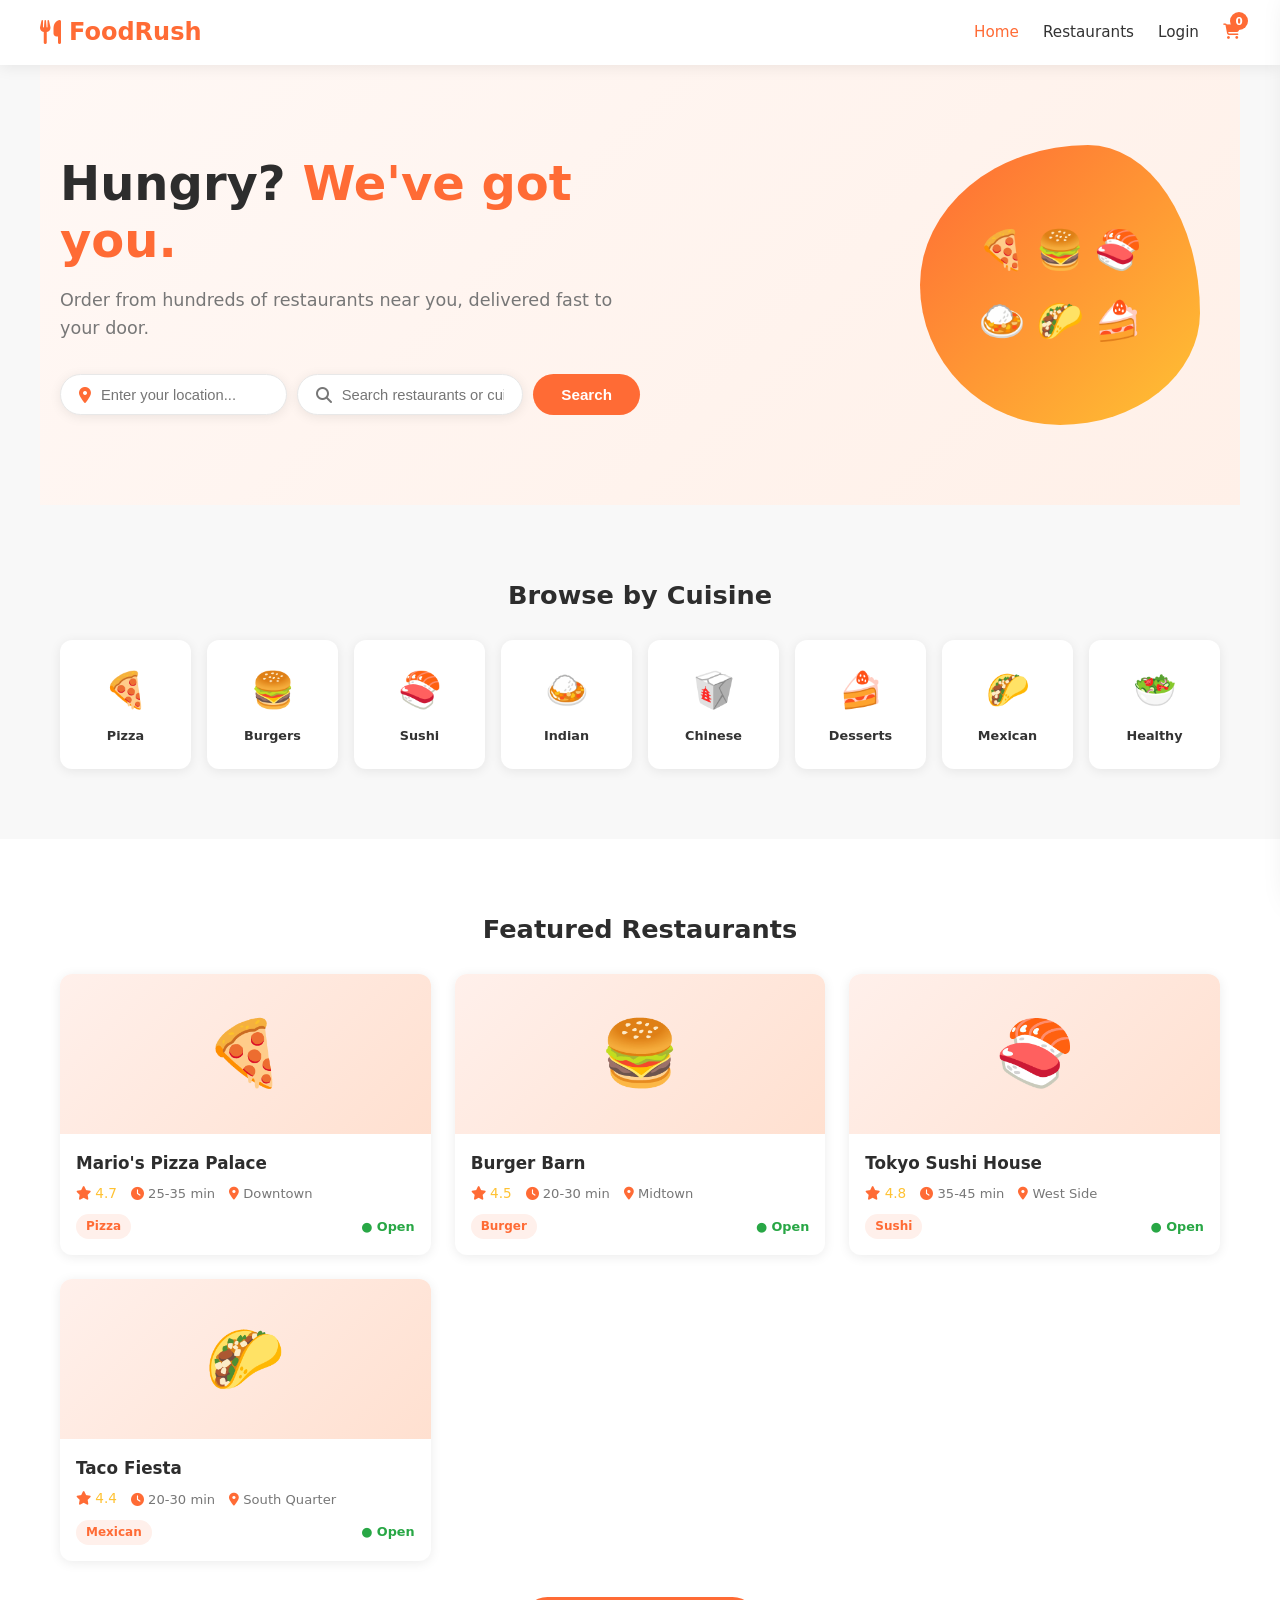
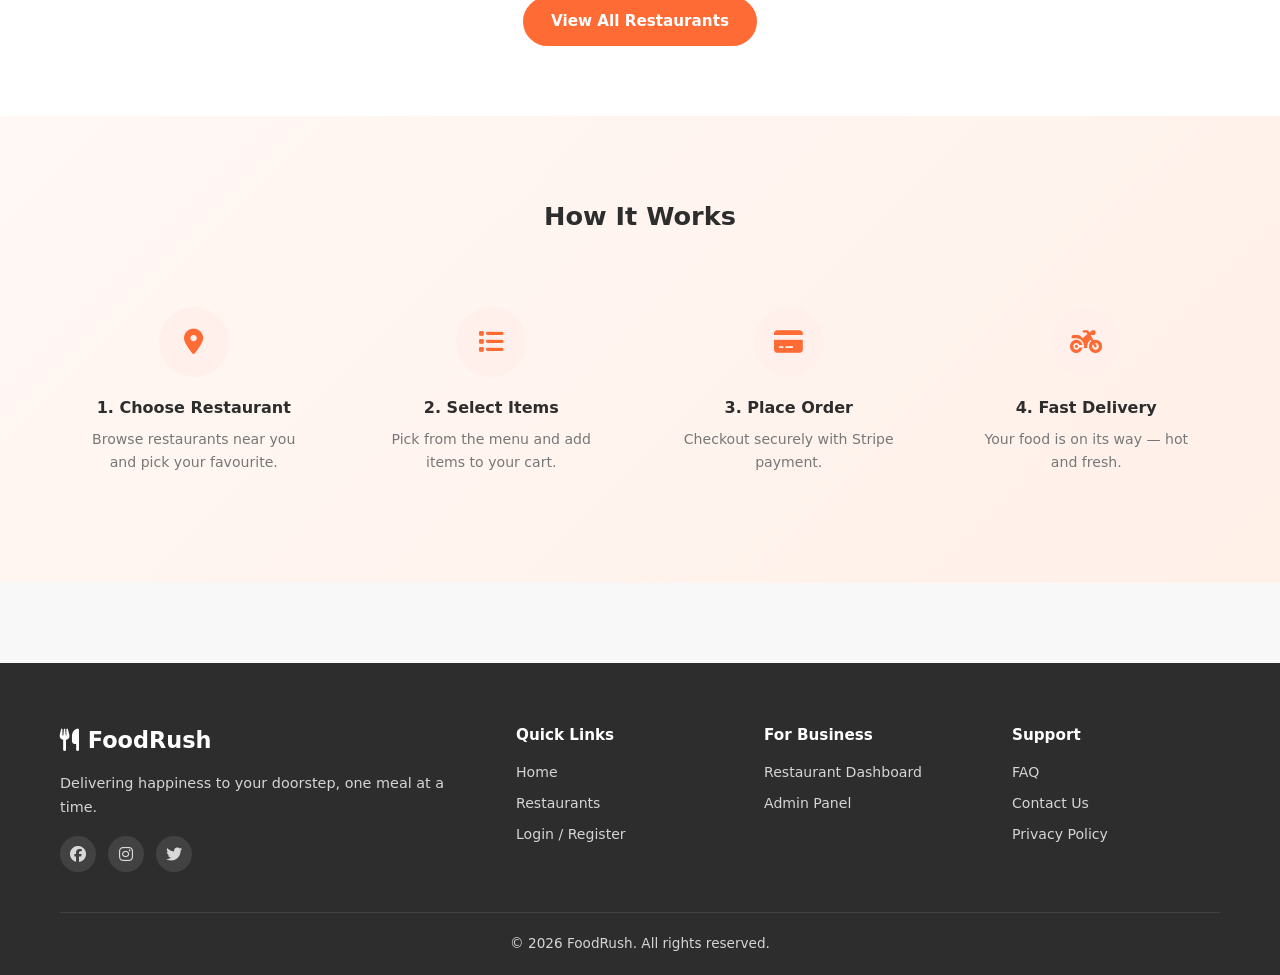
<file: index.html>
<!DOCTYPE html>
<html lang="en">
<head>
  <meta charset="UTF-8" />
  <meta name="viewport" content="width=device-width, initial-scale=1.0" />
  <title>FoodRush - Order Food Online</title>
  <link rel="stylesheet" href="css/style.css" />
  <link rel="stylesheet" href="css/home.css" />
  <link rel="stylesheet" href="https://cdnjs.cloudflare.com/ajax/libs/font-awesome/6.5.0/css/all.min.css" />
</head>
<body>

  <!-- NAVBAR -->
  <nav class="navbar">
    <div class="nav-container">
      <a href="index.html" class="logo"><i class="fas fa-utensils"></i> FoodRush</a>
      <div class="nav-links">
        <a href="index.html" class="active">Home</a>
        <a href="restaurants.html">Restaurants</a>
        <a href="login.html" id="authLink">Login</a>
        <a href="#" id="cartBtn" class="cart-btn" onclick="toggleCart(event)">
          <i class="fas fa-shopping-cart"></i>
          <span class="cart-count" id="cartCount">0</span>
        </a>
      </div>
    </div>
  </nav>

  <!-- HERO -->
  <section class="hero">
    <div class="hero-content">
      <h1>Hungry? <span>We've got you.</span></h1>
      <p>Order from hundreds of restaurants near you, delivered fast to your door.</p>
      <div class="hero-search">
        <div class="location-input">
          <i class="fas fa-map-marker-alt"></i>
          <input type="text" id="locationInput" placeholder="Enter your location..." />
        </div>
        <div class="search-input">
          <i class="fas fa-search"></i>
          <input type="text" id="heroSearch" placeholder="Search restaurants or cuisines..." />
        </div>
        <button onclick="handleHeroSearch()">Search</button>
      </div>
    </div>
    <div class="hero-visual">
      <div class="hero-blob">
        <div class="food-icons">
          <span>🍕</span><span>🍔</span><span>🍣</span>
          <span>🍛</span><span>🌮</span><span>🍰</span>
        </div>
      </div>
    </div>
  </section>

  <!-- CATEGORIES -->
  <section class="categories">
    <div class="container">
      <h2>Browse by Cuisine</h2>
      <div class="category-grid" id="categoryGrid">
        <div class="category-card" onclick="goToRestaurants('Pizza')"><span>🍕</span><p>Pizza</p></div>
        <div class="category-card" onclick="goToRestaurants('Burger')"><span>🍔</span><p>Burgers</p></div>
        <div class="category-card" onclick="goToRestaurants('Sushi')"><span>🍣</span><p>Sushi</p></div>
        <div class="category-card" onclick="goToRestaurants('Indian')"><span>🍛</span><p>Indian</p></div>
        <div class="category-card" onclick="goToRestaurants('Chinese')"><span>🥡</span><p>Chinese</p></div>
        <div class="category-card" onclick="goToRestaurants('Dessert')"><span>🍰</span><p>Desserts</p></div>
        <div class="category-card" onclick="goToRestaurants('Mexican')"><span>🌮</span><p>Mexican</p></div>
        <div class="category-card" onclick="goToRestaurants('Healthy')"><span>🥗</span><p>Healthy</p></div>
      </div>
    </div>
  </section>

  <!-- FEATURED RESTAURANTS -->
  <section class="featured">
    <div class="container">
      <h2>Featured Restaurants</h2>
      <div class="restaurant-grid" id="featuredGrid"></div>
      <div class="view-all">
        <a href="restaurants.html" class="btn-primary">View All Restaurants</a>
      </div>
    </div>
  </section>

  <!-- HOW IT WORKS -->
  <section class="how-it-works">
    <div class="container">
      <h2>How It Works</h2>
      <div class="steps">
        <div class="step">
          <div class="step-icon"><i class="fas fa-map-marker-alt"></i></div>
          <h3>1. Choose Restaurant</h3>
          <p>Browse restaurants near you and pick your favourite.</p>
        </div>
        <div class="step">
          <div class="step-icon"><i class="fas fa-list"></i></div>
          <h3>2. Select Items</h3>
          <p>Pick from the menu and add items to your cart.</p>
        </div>
        <div class="step">
          <div class="step-icon"><i class="fas fa-credit-card"></i></div>
          <h3>3. Place Order</h3>
          <p>Checkout securely with Stripe payment.</p>
        </div>
        <div class="step">
          <div class="step-icon"><i class="fas fa-motorcycle"></i></div>
          <h3>4. Fast Delivery</h3>
          <p>Your food is on its way — hot and fresh.</p>
        </div>
      </div>
    </div>
  </section>

  <!-- CART SIDEBAR -->
  <div class="cart-overlay" id="cartOverlay" onclick="toggleCart(event)"></div>
  <div class="cart-sidebar" id="cartSidebar">
    <div class="cart-header">
      <h3><i class="fas fa-shopping-cart"></i> Your Cart</h3>
      <button class="close-cart" onclick="toggleCart(event)"><i class="fas fa-times"></i></button>
    </div>
    <div class="cart-restaurant" id="cartRestaurantName"></div>
    <div class="cart-items" id="cartItems">
      <div class="cart-empty"><i class="fas fa-shopping-basket"></i><p>Your cart is empty</p></div>
    </div>
    <div class="cart-footer" id="cartFooter" style="display:none;">
      <div class="cart-total"><span>Subtotal</span><span id="cartSubtotal">$0.00</span></div>
      <div class="cart-total"><span>Delivery Fee</span><span>$2.99</span></div>
      <div class="cart-total grand"><span>Total</span><span id="cartGrandTotal">$2.99</span></div>
      <a href="checkout.html" class="btn-primary full-width">Proceed to Checkout</a>
    </div>
  </div>

  <!-- FOOTER -->
  <footer class="footer">
    <div class="container">
      <div class="footer-grid">
        <div class="footer-brand">
          <h3><i class="fas fa-utensils"></i> FoodRush</h3>
          <p>Delivering happiness to your doorstep, one meal at a time.</p>
          <div class="social-links">
            <a href="#"><i class="fab fa-facebook"></i></a>
            <a href="#"><i class="fab fa-instagram"></i></a>
            <a href="#"><i class="fab fa-twitter"></i></a>
          </div>
        </div>
        <div class="footer-links">
          <h4>Quick Links</h4>
          <a href="index.html">Home</a>
          <a href="restaurants.html">Restaurants</a>
          <a href="login.html">Login / Register</a>
        </div>
        <div class="footer-links">
          <h4>For Business</h4>
          <a href="owner-dashboard.html">Restaurant Dashboard</a>
          <a href="admin.html">Admin Panel</a>
        </div>
        <div class="footer-links">
          <h4>Support</h4>
          <a href="#">FAQ</a>
          <a href="#">Contact Us</a>
          <a href="#">Privacy Policy</a>
        </div>
      </div>
      <div class="footer-bottom">
        <p>&copy; 2026 FoodRush. All rights reserved.</p>
      </div>
    </div>
  </footer>

  <script src="js/data.js"></script>
  <script src="js/cart.js"></script>
  <script src="js/auth.js"></script>
  <script src="js/home.js"></script>
</body>
</html>
</file>
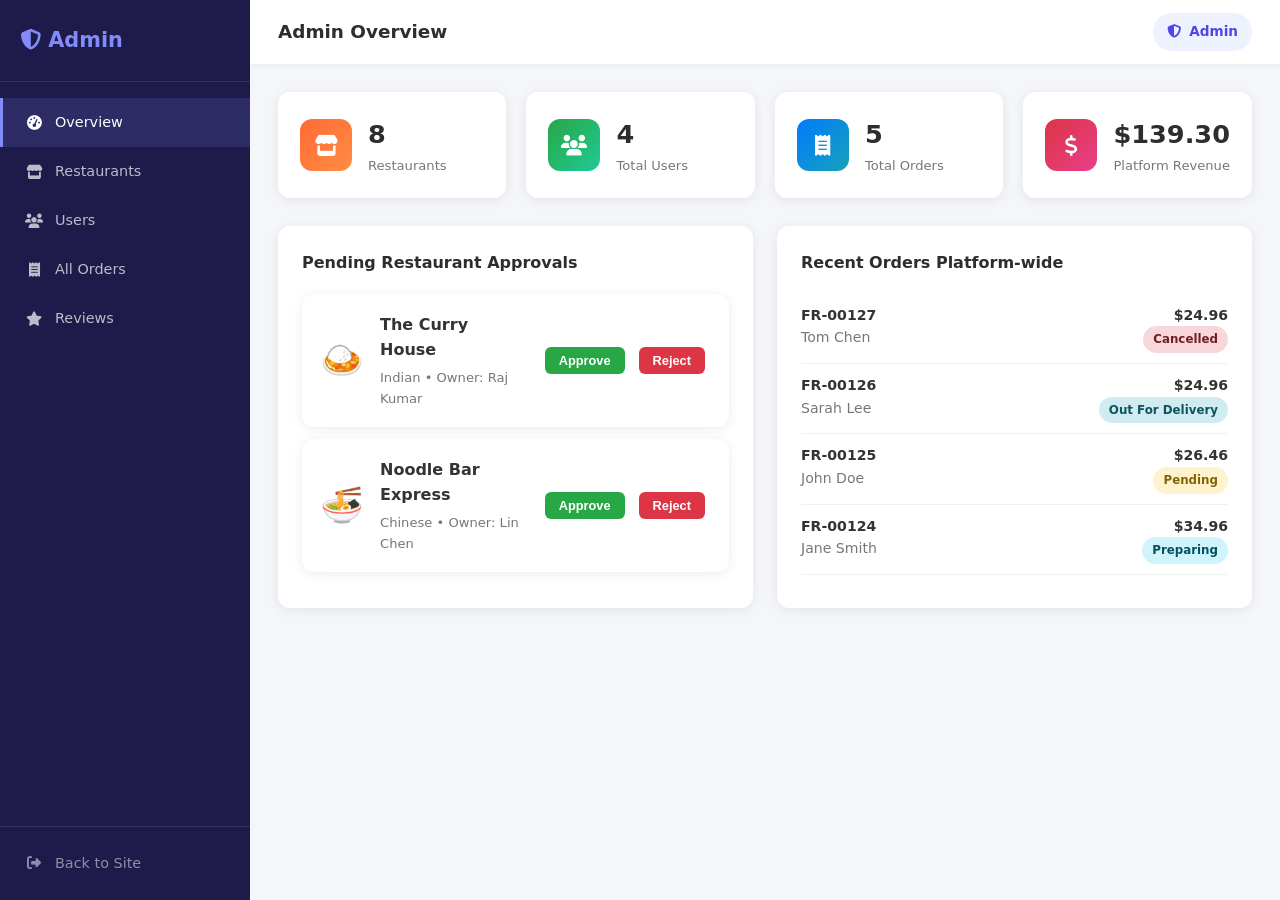
<file: admin.html>
<!DOCTYPE html>
<html lang="en">
<head>
  <meta charset="UTF-8" />
  <meta name="viewport" content="width=device-width, initial-scale=1.0" />
  <title>Admin Panel - FoodRush</title>
  <link rel="stylesheet" href="css/style.css" />
  <link rel="stylesheet" href="css/dashboard.css" />
  <link rel="stylesheet" href="css/admin.css" />
  <link rel="stylesheet" href="https://cdnjs.cloudflare.com/ajax/libs/font-awesome/6.5.0/css/all.min.css" />
</head>
<body class="dashboard-body">

  <!-- SIDEBAR -->
  <aside class="sidebar admin-sidebar" id="sidebar">
    <div class="sidebar-logo"><i class="fas fa-shield-alt"></i> Admin</div>
    <nav class="sidebar-nav">
      <a href="#" class="nav-item active" onclick="showAdminSection('overview')">
        <i class="fas fa-tachometer-alt"></i> Overview
      </a>
      <a href="#" class="nav-item" onclick="showAdminSection('restaurants')">
        <i class="fas fa-store"></i> Restaurants
      </a>
      <a href="#" class="nav-item" onclick="showAdminSection('users')">
        <i class="fas fa-users"></i> Users
      </a>
      <a href="#" class="nav-item" onclick="showAdminSection('orders')">
        <i class="fas fa-receipt"></i> All Orders
      </a>
      <a href="#" class="nav-item" onclick="showAdminSection('reviews')">
        <i class="fas fa-star"></i> Reviews
      </a>
    </nav>
    <div class="sidebar-footer">
      <a href="index.html" class="nav-item logout">
        <i class="fas fa-sign-out-alt"></i> Back to Site
      </a>
    </div>
  </aside>

  <main class="dashboard-main">
    <div class="topbar">
      <button class="menu-toggle" onclick="toggleSidebar()"><i class="fas fa-bars"></i></button>
      <h2 id="adminSectionTitle">Admin Overview</h2>
      <div class="topbar-right">
        <div class="topbar-user admin-badge"><i class="fas fa-shield-alt"></i> Admin</div>
      </div>
    </div>

    <!-- OVERVIEW -->
    <section class="dash-section active" id="admin-section-overview">
      <div class="stats-grid">
        <div class="stat-card">
          <div class="stat-icon orange"><i class="fas fa-store"></i></div>
          <div class="stat-info"><h3 id="adminStatRestaurants">0</h3><p>Restaurants</p></div>
        </div>
        <div class="stat-card">
          <div class="stat-icon green"><i class="fas fa-users"></i></div>
          <div class="stat-info"><h3 id="adminStatUsers">0</h3><p>Total Users</p></div>
        </div>
        <div class="stat-card">
          <div class="stat-icon blue"><i class="fas fa-receipt"></i></div>
          <div class="stat-info"><h3 id="adminStatOrders">0</h3><p>Total Orders</p></div>
        </div>
        <div class="stat-card">
          <div class="stat-icon red"><i class="fas fa-dollar-sign"></i></div>
          <div class="stat-info"><h3 id="adminStatRevenue">$0</h3><p>Platform Revenue</p></div>
        </div>
      </div>
      <div class="dash-grid">
        <div class="dash-card">
          <h3>Pending Restaurant Approvals</h3>
          <div id="pendingApprovals"></div>
        </div>
        <div class="dash-card">
          <h3>Recent Orders Platform-wide</h3>
          <div id="adminRecentOrders"></div>
        </div>
      </div>
    </section>

    <!-- RESTAURANTS -->
    <section class="dash-section" id="admin-section-restaurants">
      <div class="section-header">
        <h3>All Restaurants</h3>
        <div class="filter-group">
          <select id="adminRestFilter" onchange="filterAdminRestaurants()">
            <option value="all">All</option>
            <option value="approved">Approved</option>
            <option value="pending">Pending</option>
            <option value="suspended">Suspended</option>
          </select>
        </div>
      </div>
      <div class="table-wrap">
        <table class="dash-table">
          <thead>
            <tr><th>Restaurant</th><th>Cuisine</th><th>Owner</th><th>Rating</th><th>Status</th><th>Actions</th></tr>
          </thead>
          <tbody id="adminRestaurantsBody"></tbody>
        </table>
      </div>
    </section>

    <!-- USERS -->
    <section class="dash-section" id="admin-section-users">
      <div class="section-header">
        <h3>All Users</h3>
        <input type="text" id="userSearch" placeholder="Search users..." oninput="searchUsers()" class="dash-search" />
      </div>
      <div class="table-wrap">
        <table class="dash-table">
          <thead>
            <tr><th>Name</th><th>Email</th><th>Role</th><th>Joined</th><th>Orders</th><th>Actions</th></tr>
          </thead>
          <tbody id="adminUsersBody"></tbody>
        </table>
      </div>
    </section>

    <!-- ALL ORDERS -->
    <section class="dash-section" id="admin-section-orders">
      <div class="section-header">
        <h3>All Orders</h3>
        <select id="adminOrderFilter" onchange="filterAdminOrders()">
          <option value="all">All Status</option>
          <option value="pending">Pending</option>
          <option value="preparing">Preparing</option>
          <option value="delivered">Delivered</option>
          <option value="cancelled">Cancelled</option>
        </select>
      </div>
      <div class="table-wrap">
        <table class="dash-table">
          <thead>
            <tr><th>Order ID</th><th>Customer</th><th>Restaurant</th><th>Total</th><th>Status</th><th>Date</th></tr>
          </thead>
          <tbody id="adminOrdersBody"></tbody>
        </table>
      </div>
    </section>

    <!-- REVIEWS -->
    <section class="dash-section" id="admin-section-reviews">
      <div class="section-header">
        <h3>All Reviews</h3>
        <select id="reviewFilterAdmin" onchange="filterAdminReviews()">
          <option value="all">All</option>
          <option value="5">5 Stars</option>
          <option value="4">4 Stars</option>
          <option value="3">3 Stars</option>
          <option value="2">2 Stars</option>
          <option value="1">1 Star</option>
        </select>
      </div>
      <div id="adminReviewsList"></div>
    </section>

  </main>

  <script src="js/data.js"></script>
  <script src="js/auth.js"></script>
  <script src="js/admin.js"></script>
</body>
</html>
</file>
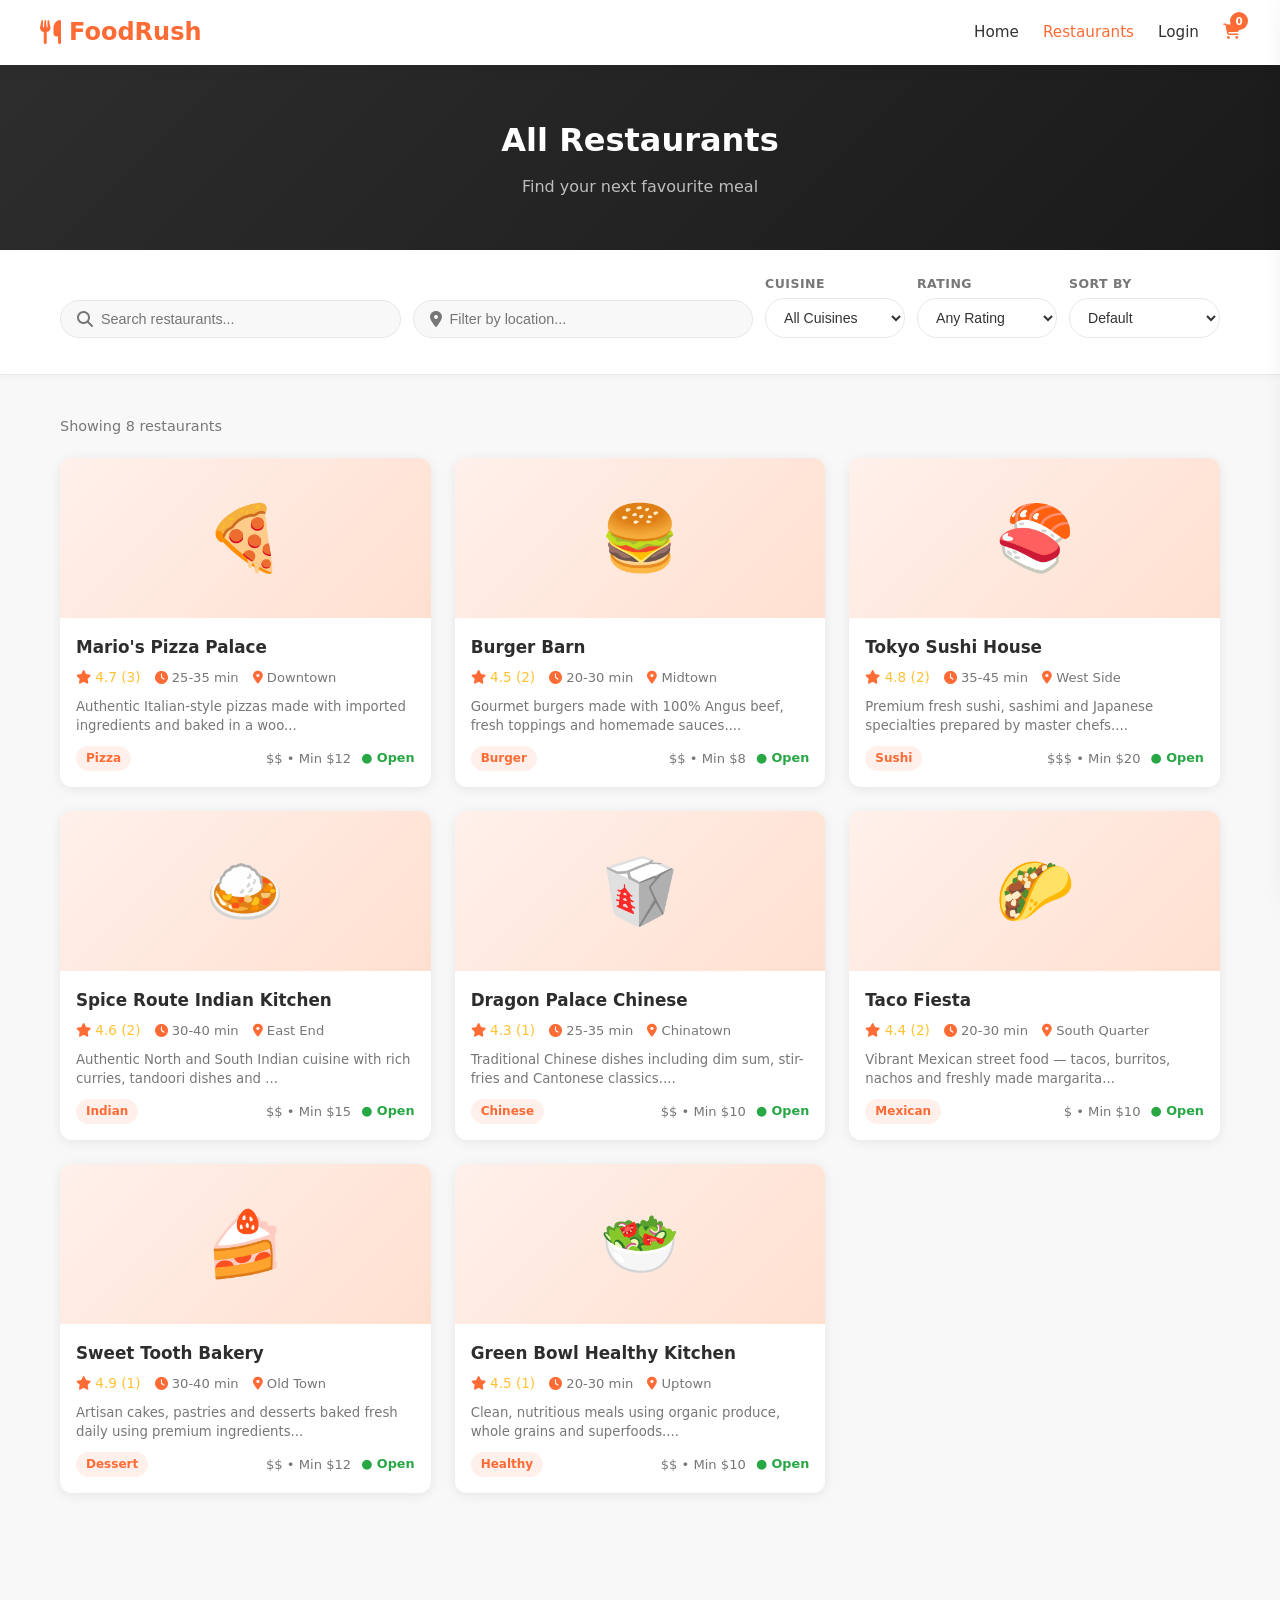
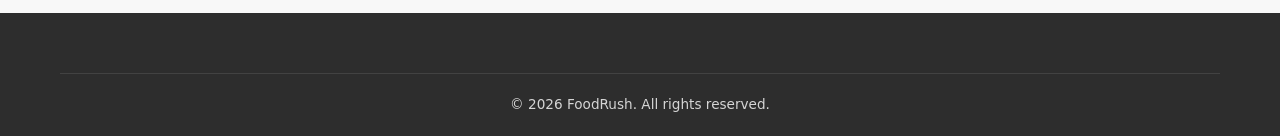
<file: checkout.html>
<!DOCTYPE html>
<html lang="en">
<head>
  <meta charset="UTF-8" />
  <meta name="viewport" content="width=device-width, initial-scale=1.0" />
  <title>Checkout - FoodRush</title>
  <link rel="stylesheet" href="css/style.css" />
  <link rel="stylesheet" href="css/checkout.css" />
  <link rel="stylesheet" href="https://cdnjs.cloudflare.com/ajax/libs/font-awesome/6.5.0/css/all.min.css" />
</head>
<body>

  <nav class="navbar">
    <div class="nav-container">
      <a href="index.html" class="logo"><i class="fas fa-utensils"></i> FoodRush</a>
      <div class="nav-links">
        <a href="index.html">Home</a>
        <a href="restaurants.html">Restaurants</a>
        <a href="login.html" id="authLink">Login</a>
      </div>
    </div>
  </nav>

  <div class="checkout-wrapper">
    <div class="container">
      <div class="checkout-header">
        <a href="javascript:history.back()" class="back-link"><i class="fas fa-arrow-left"></i> Back</a>
        <h1>Checkout</h1>
      </div>

      <div class="checkout-layout">

        <!-- LEFT: FORM -->
        <div class="checkout-form-section">

          <!-- DELIVERY DETAILS -->
          <div class="form-card">
            <h2><i class="fas fa-map-marker-alt"></i> Delivery Details</h2>
            <div class="form-grid">
              <div class="form-group">
                <label>Full Name *</label>
                <input type="text" id="fullName" placeholder="John Doe" />
              </div>
              <div class="form-group">
                <label>Phone Number *</label>
                <input type="tel" id="phone" placeholder="+1 234 567 8900" />
              </div>
              <div class="form-group full-span">
                <label>Delivery Address *</label>
                <input type="text" id="address" placeholder="123 Main Street, Apt 4B" />
              </div>
              <div class="form-group">
                <label>City *</label>
                <input type="text" id="city" placeholder="New York" />
              </div>
              <div class="form-group">
                <label>ZIP Code *</label>
                <input type="text" id="zip" placeholder="10001" />
              </div>
              <div class="form-group full-span">
                <label>Delivery Instructions (optional)</label>
                <textarea id="instructions" placeholder="Leave at door, call on arrival..."></textarea>
              </div>
            </div>
          </div>

          <!-- PAYMENT -->
          <div class="form-card">
            <h2><i class="fas fa-credit-card"></i> Payment</h2>
            <div class="payment-methods">
              <label class="payment-option active" id="payCard">
                <input type="radio" name="payment" value="card" checked onchange="selectPayment('card')" />
                <i class="fas fa-credit-card"></i> Credit / Debit Card
                <span class="stripe-badge">Powered by Stripe</span>
              </label>
              <label class="payment-option" id="payCash">
                <input type="radio" name="payment" value="cash" onchange="selectPayment('cash')" />
                <i class="fas fa-money-bill-wave"></i> Cash on Delivery
              </label>
            </div>

            <!-- STRIPE CARD FORM -->
            <div id="stripeSection">
              <div class="stripe-notice">
                <i class="fas fa-lock"></i> Secure payment powered by Stripe
              </div>
              <div class="form-grid">
                <div class="form-group full-span">
                  <label>Card Number</label>
                  <div class="card-input-wrap">
                    <input type="text" id="cardNumber" placeholder="1234 5678 9012 3456" maxlength="19" oninput="formatCard(this)" />
                    <div class="card-icons">
                      <i class="fab fa-cc-visa"></i>
                      <i class="fab fa-cc-mastercard"></i>
                    </div>
                  </div>
                </div>
                <div class="form-group">
                  <label>Expiry Date</label>
                  <input type="text" id="cardExpiry" placeholder="MM / YY" maxlength="7" oninput="formatExpiry(this)" />
                </div>
                <div class="form-group">
                  <label>CVV</label>
                  <input type="text" id="cardCVV" placeholder="123" maxlength="4" />
                </div>
                <div class="form-group full-span">
                  <label>Name on Card</label>
                  <input type="text" id="cardName" placeholder="John Doe" />
                </div>
              </div>
            </div>

            <!-- CASH SECTION -->
            <div id="cashSection" style="display:none;">
              <div class="cash-notice">
                <i class="fas fa-info-circle"></i>
                Please have the exact amount ready. Our delivery partner will collect payment at your door.
              </div>
            </div>
          </div>

          <button class="btn-primary place-order-btn" id="placeOrderBtn" onclick="placeOrder()">
            <i class="fas fa-check-circle"></i> Place Order
          </button>
        </div>

        <!-- RIGHT: ORDER SUMMARY -->
        <div class="order-summary-section">
          <div class="summary-card">
            <h2>Order Summary</h2>
            <div class="summary-restaurant" id="summaryRestaurant"></div>
            <div class="summary-items" id="summaryItems"></div>
            <div class="summary-divider"></div>
            <div class="summary-row"><span>Subtotal</span><span id="summarySubtotal">$0.00</span></div>
            <div class="summary-row"><span>Delivery Fee</span><span>$2.99</span></div>
            <div class="summary-row"><span>Tax (8%)</span><span id="summaryTax">$0.00</span></div>
            <div class="summary-divider"></div>
            <div class="summary-row total"><span>Total</span><span id="summaryTotal">$0.00</span></div>
          </div>
          <div class="promo-card">
            <label>Promo Code</label>
            <div class="promo-input">
              <input type="text" id="promoCode" placeholder="Enter promo code" />
              <button onclick="applyPromo()">Apply</button>
            </div>
            <div class="promo-msg" id="promoMsg"></div>
          </div>
        </div>

      </div>
    </div>
  </div>

  <footer class="footer">
    <div class="container">
      <div class="footer-bottom"><p>&copy; 2026 FoodRush. All rights reserved.</p></div>
    </div>
  </footer>

  <script src="js/data.js"></script>
  <script src="js/cart.js"></script>
  <script src="js/auth.js"></script>
  <script src="js/checkout.js"></script>
</body>
</html>
</file>
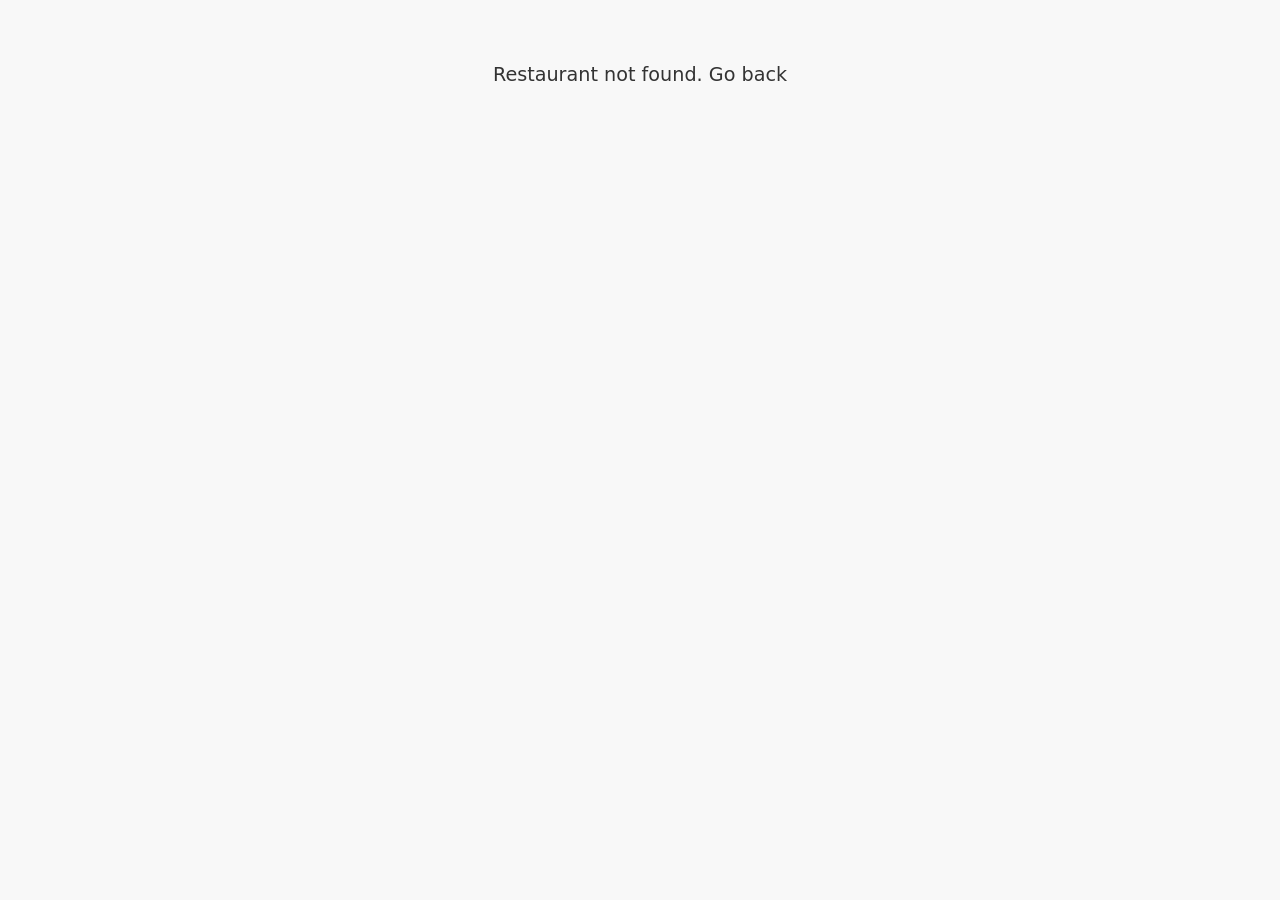
<file: menu.html>
<!DOCTYPE html>
<html lang="en">
<head>
  <meta charset="UTF-8" />
  <meta name="viewport" content="width=device-width, initial-scale=1.0" />
  <title>Menu - FoodRush</title>
  <link rel="stylesheet" href="css/style.css" />
  <link rel="stylesheet" href="css/menu.css" />
  <link rel="stylesheet" href="https://cdnjs.cloudflare.com/ajax/libs/font-awesome/6.5.0/css/all.min.css" />
</head>
<body>

  <nav class="navbar">
    <div class="nav-container">
      <a href="index.html" class="logo"><i class="fas fa-utensils"></i> FoodRush</a>
      <div class="nav-links">
        <a href="index.html">Home</a>
        <a href="restaurants.html">Restaurants</a>
        <a href="login.html" id="authLink">Login</a>
        <a href="#" id="cartBtn" class="cart-btn" onclick="toggleCart(event)">
          <i class="fas fa-shopping-cart"></i>
          <span class="cart-count" id="cartCount">0</span>
        </a>
      </div>
    </div>
  </nav>

  <!-- RESTAURANT HERO -->
  <div class="restaurant-hero" id="restaurantHero">
    <div class="restaurant-hero-content">
      <div class="restaurant-info">
        <h1 id="restaurantName">Loading...</h1>
        <div class="restaurant-meta">
          <span id="restaurantCuisine" class="tag"></span>
          <span class="meta-item"><i class="fas fa-star"></i> <span id="restaurantRating"></span></span>
          <span class="meta-item"><i class="fas fa-clock"></i> <span id="restaurantDelivery"></span></span>
          <span class="meta-item"><i class="fas fa-map-marker-alt"></i> <span id="restaurantLocation"></span></span>
        </div>
        <p id="restaurantDesc"></p>
      </div>
      <div class="restaurant-badge" id="restaurantEmoji"></div>
    </div>
  </div>

  <!-- MENU SECTION -->
  <section class="menu-section">
    <div class="container menu-layout">

      <!-- CATEGORY SIDEBAR -->
      <aside class="menu-sidebar">
        <h3>Categories</h3>
        <ul class="category-list" id="categoryList"></ul>
        <!-- REVIEWS SNIPPET -->
        <div class="sidebar-reviews">
          <h3>Reviews</h3>
          <div id="reviewSnippet"></div>
          <a href="#reviews" class="see-all-reviews">See all reviews</a>
        </div>
      </aside>

      <!-- MENU ITEMS -->
      <div class="menu-content">
        <div class="menu-search">
          <i class="fas fa-search"></i>
          <input type="text" id="menuSearch" placeholder="Search menu items..." oninput="filterMenuItems()" />
        </div>
        <div id="menuItemsContainer"></div>
      </div>

    </div>
  </section>

  <!-- REVIEWS SECTION -->
  <section class="reviews-section" id="reviews">
    <div class="container">
      <h2>Customer Reviews</h2>
      <div class="reviews-layout">
        <div class="reviews-summary">
          <div class="big-rating" id="bigRating"></div>
          <div class="rating-bars" id="ratingBars"></div>
        </div>
        <div class="reviews-list" id="reviewsList"></div>
      </div>
      <!-- ADD REVIEW -->
      <div class="add-review" id="addReviewSection">
        <h3>Leave a Review</h3>
        <div class="star-select" id="starSelect">
          <i class="fas fa-star" data-val="1"></i>
          <i class="fas fa-star" data-val="2"></i>
          <i class="fas fa-star" data-val="3"></i>
          <i class="fas fa-star" data-val="4"></i>
          <i class="fas fa-star" data-val="5"></i>
        </div>
        <textarea id="reviewText" placeholder="Share your experience..."></textarea>
        <button class="btn-primary" onclick="submitReview()">Submit Review</button>
      </div>
    </div>
  </section>

  <!-- CART SIDEBAR -->
  <div class="cart-overlay" id="cartOverlay" onclick="toggleCart(event)"></div>
  <div class="cart-sidebar" id="cartSidebar">
    <div class="cart-header">
      <h3><i class="fas fa-shopping-cart"></i> Your Cart</h3>
      <button class="close-cart" onclick="toggleCart(event)"><i class="fas fa-times"></i></button>
    </div>
    <div class="cart-restaurant" id="cartRestaurantName"></div>
    <div class="cart-items" id="cartItems">
      <div class="cart-empty"><i class="fas fa-shopping-basket"></i><p>Your cart is empty</p></div>
    </div>
    <div class="cart-footer" id="cartFooter" style="display:none;">
      <div class="cart-total"><span>Subtotal</span><span id="cartSubtotal">$0.00</span></div>
      <div class="cart-total"><span>Delivery Fee</span><span>$2.99</span></div>
      <div class="cart-total grand"><span>Total</span><span id="cartGrandTotal">$2.99</span></div>
      <a href="checkout.html" class="btn-primary full-width">Proceed to Checkout</a>
    </div>
  </div>

  <footer class="footer">
    <div class="container">
      <div class="footer-bottom"><p>&copy; 2026 FoodRush. All rights reserved.</p></div>
    </div>
  </footer>

  <script src="js/data.js"></script>
  <script src="js/cart.js"></script>
  <script src="js/auth.js"></script>
  <script src="js/menu.js"></script>
</body>
</html>
</file>
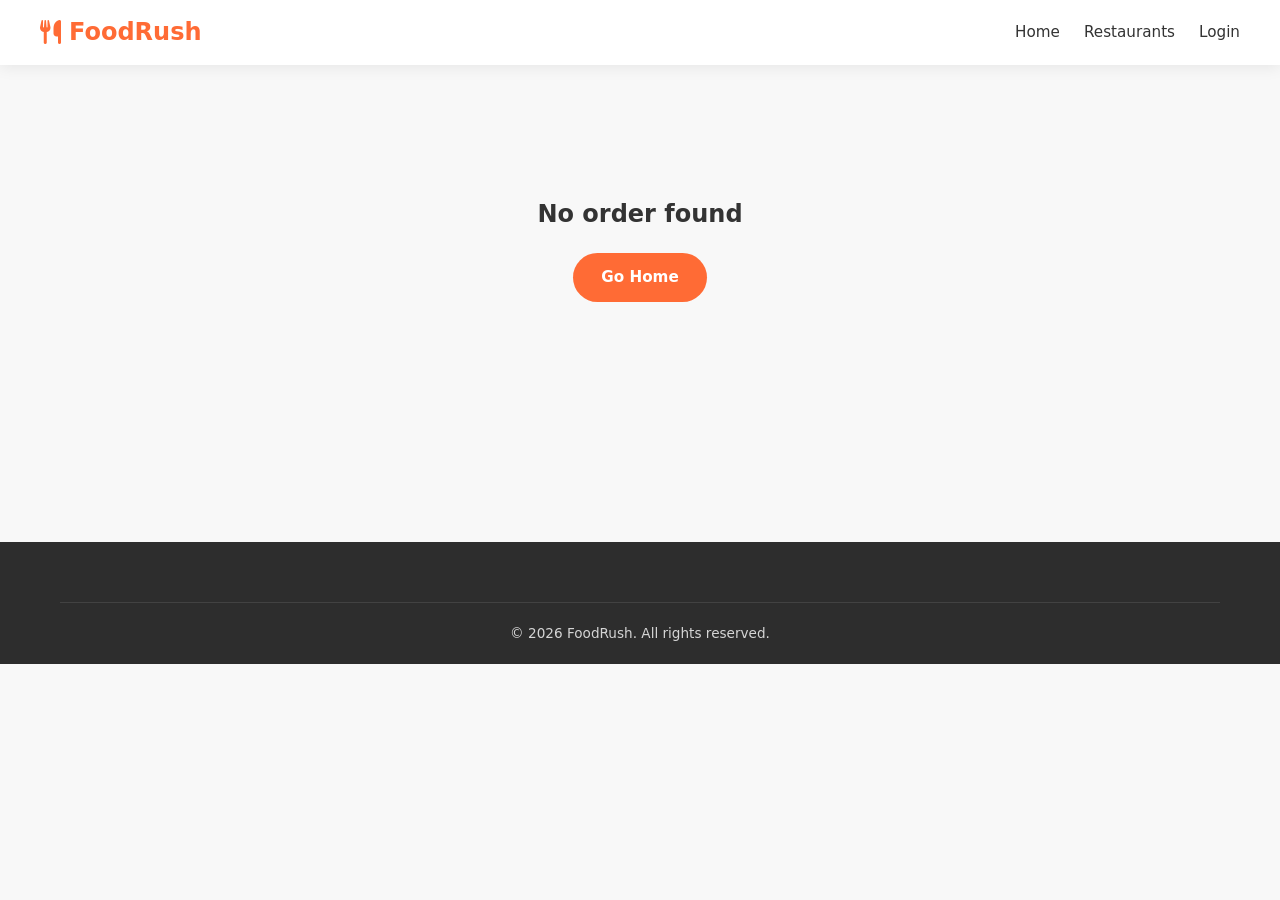
<file: order-confirmation.html>
<!DOCTYPE html>
<html lang="en">
<head>
  <meta charset="UTF-8" />
  <meta name="viewport" content="width=device-width, initial-scale=1.0" />
  <title>Order Confirmed - FoodRush</title>
  <link rel="stylesheet" href="css/style.css" />
  <link rel="stylesheet" href="css/confirmation.css" />
  <link rel="stylesheet" href="https://cdnjs.cloudflare.com/ajax/libs/font-awesome/6.5.0/css/all.min.css" />
</head>
<body>

  <nav class="navbar">
    <div class="nav-container">
      <a href="index.html" class="logo"><i class="fas fa-utensils"></i> FoodRush</a>
      <div class="nav-links">
        <a href="index.html">Home</a>
        <a href="restaurants.html">Restaurants</a>
        <a href="login.html" id="authLink">Login</a>
      </div>
    </div>
  </nav>

  <div class="confirmation-wrapper">
    <div class="container">

      <!-- SUCCESS ANIMATION -->
      <div class="success-banner">
        <div class="success-circle">
          <i class="fas fa-check"></i>
        </div>
        <h1>Order Confirmed!</h1>
        <p>Your order has been placed successfully.</p>
        <div class="order-id">Order ID: <strong id="orderId"></strong></div>
      </div>

      <!-- ORDER TRACKING -->
      <div class="tracking-card">
        <h2><i class="fas fa-map-marker-alt"></i> Track Your Order</h2>
        <div class="tracking-steps" id="trackingSteps">
          <div class="track-step active" id="step1">
            <div class="track-icon"><i class="fas fa-receipt"></i></div>
            <div class="track-info">
              <h4>Order Placed</h4>
              <p id="step1Time"></p>
            </div>
          </div>
          <div class="track-connector"></div>
          <div class="track-step" id="step2">
            <div class="track-icon"><i class="fas fa-fire"></i></div>
            <div class="track-info">
              <h4>Preparing</h4>
              <p>Your food is being prepared</p>
            </div>
          </div>
          <div class="track-connector"></div>
          <div class="track-step" id="step3">
            <div class="track-icon"><i class="fas fa-motorcycle"></i></div>
            <div class="track-info">
              <h4>Out for Delivery</h4>
              <p>Driver is on the way</p>
            </div>
          </div>
          <div class="track-connector"></div>
          <div class="track-step" id="step4">
            <div class="track-icon"><i class="fas fa-home"></i></div>
            <div class="track-info">
              <h4>Delivered</h4>
              <p>Enjoy your meal!</p>
            </div>
          </div>
        </div>
        <div class="estimated-time">
          <i class="fas fa-clock"></i>
          Estimated delivery: <strong id="estimatedTime"></strong>
        </div>
      </div>

      <!-- ORDER DETAILS -->
      <div class="order-details-card">
        <h2>Order Details</h2>
        <div class="details-grid">
          <div class="detail-block">
            <h4>Delivery Address</h4>
            <p id="confirmAddress"></p>
          </div>
          <div class="detail-block">
            <h4>Payment Method</h4>
            <p id="confirmPayment"></p>
          </div>
          <div class="detail-block">
            <h4>Restaurant</h4>
            <p id="confirmRestaurant"></p>
          </div>
          <div class="detail-block">
            <h4>Estimated Time</h4>
            <p id="confirmTime"></p>
          </div>
        </div>

        <div class="ordered-items">
          <h4>Items Ordered</h4>
          <div id="confirmedItems"></div>
          <div class="summary-divider"></div>
          <div class="summary-row"><span>Subtotal</span><span id="confSubtotal"></span></div>
          <div class="summary-row"><span>Delivery Fee</span><span>$2.99</span></div>
          <div class="summary-row"><span>Tax</span><span id="confTax"></span></div>
          <div class="summary-row total"><span>Total Paid</span><span id="confTotal"></span></div>
        </div>
      </div>

      <div class="confirmation-actions">
        <a href="index.html" class="btn-primary">Back to Home</a>
        <a href="restaurants.html" class="btn-outline">Order Again</a>
      </div>

    </div>
  </div>

  <footer class="footer">
    <div class="container">
      <div class="footer-bottom"><p>&copy; 2026 FoodRush. All rights reserved.</p></div>
    </div>
  </footer>

  <script src="js/data.js"></script>
  <script src="js/cart.js"></script>
  <script src="js/auth.js"></script>
  <script src="js/confirmation.js"></script>
</body>
</html>
</file>
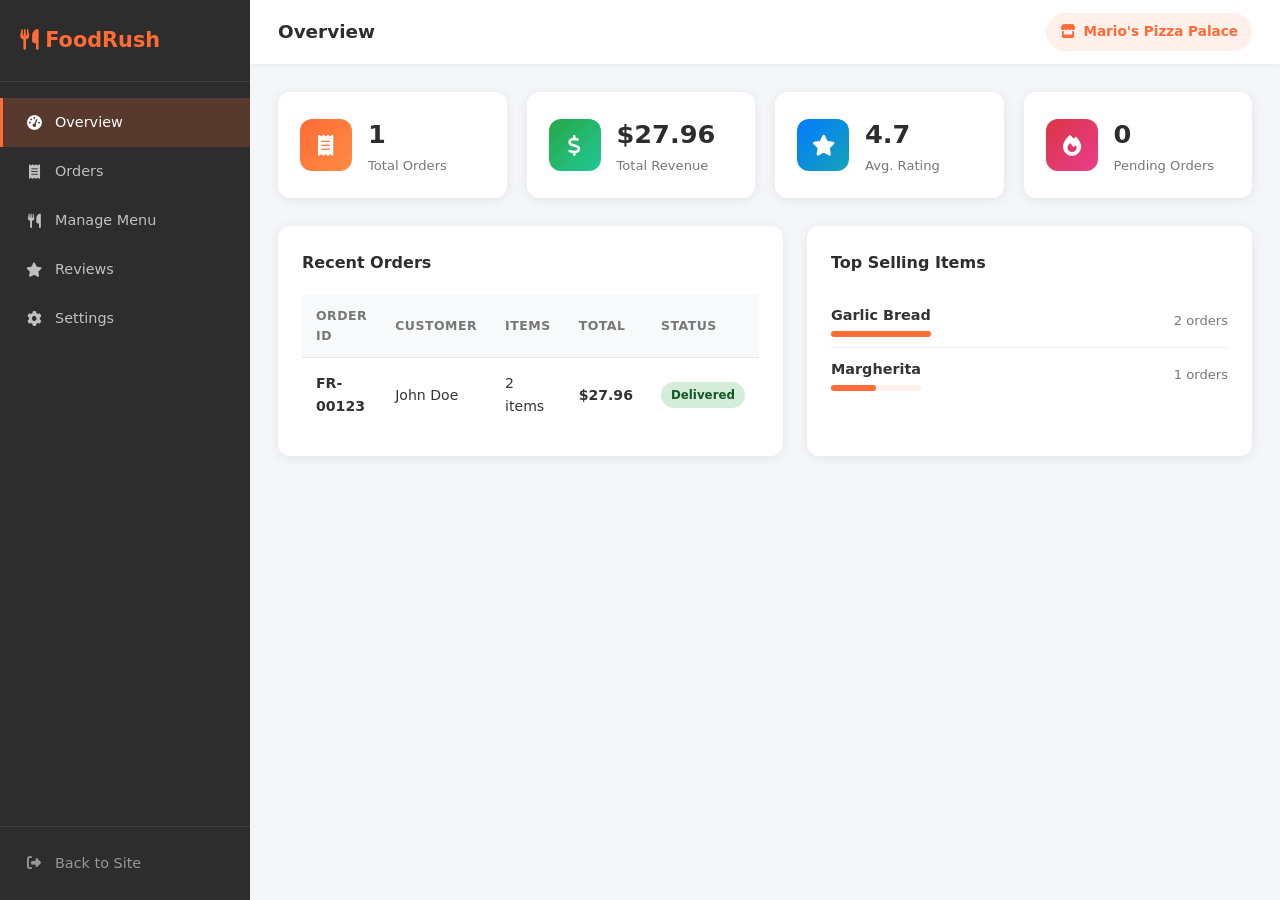
<file: owner-dashboard.html>
<!DOCTYPE html>
<html lang="en">
<head>
  <meta charset="UTF-8" />
  <meta name="viewport" content="width=device-width, initial-scale=1.0" />
  <title>Owner Dashboard - FoodRush</title>
  <link rel="stylesheet" href="css/style.css" />
  <link rel="stylesheet" href="css/dashboard.css" />
  <link rel="stylesheet" href="https://cdnjs.cloudflare.com/ajax/libs/font-awesome/6.5.0/css/all.min.css" />
</head>
<body class="dashboard-body">

  <!-- SIDEBAR -->
  <aside class="sidebar" id="sidebar">
    <div class="sidebar-logo"><i class="fas fa-utensils"></i> FoodRush</div>
    <nav class="sidebar-nav">
      <a href="#" class="nav-item active" onclick="showSection('overview')">
        <i class="fas fa-tachometer-alt"></i> Overview
      </a>
      <a href="#" class="nav-item" onclick="showSection('orders')">
        <i class="fas fa-receipt"></i> Orders
      </a>
      <a href="#" class="nav-item" onclick="showSection('menu')">
        <i class="fas fa-utensils"></i> Manage Menu
      </a>
      <a href="#" class="nav-item" onclick="showSection('reviews')">
        <i class="fas fa-star"></i> Reviews
      </a>
      <a href="#" class="nav-item" onclick="showSection('settings')">
        <i class="fas fa-cog"></i> Settings
      </a>
    </nav>
    <div class="sidebar-footer">
      <a href="index.html" class="nav-item logout">
        <i class="fas fa-sign-out-alt"></i> Back to Site
      </a>
    </div>
  </aside>

  <!-- MAIN CONTENT -->
  <main class="dashboard-main">

    <!-- TOP BAR -->
    <div class="topbar">
      <button class="menu-toggle" onclick="toggleSidebar()"><i class="fas fa-bars"></i></button>
      <h2 id="sectionTitle">Overview</h2>
      <div class="topbar-right">
        <div class="topbar-user"><i class="fas fa-store"></i> <span id="ownerName">My Restaurant</span></div>
      </div>
    </div>

    <!-- OVERVIEW SECTION -->
    <section class="dash-section active" id="section-overview">
      <div class="stats-grid">
        <div class="stat-card">
          <div class="stat-icon orange"><i class="fas fa-receipt"></i></div>
          <div class="stat-info">
            <h3 id="statTotalOrders">0</h3>
            <p>Total Orders</p>
          </div>
        </div>
        <div class="stat-card">
          <div class="stat-icon green"><i class="fas fa-dollar-sign"></i></div>
          <div class="stat-info">
            <h3 id="statRevenue">$0</h3>
            <p>Total Revenue</p>
          </div>
        </div>
        <div class="stat-card">
          <div class="stat-icon blue"><i class="fas fa-star"></i></div>
          <div class="stat-info">
            <h3 id="statRating">0</h3>
            <p>Avg. Rating</p>
          </div>
        </div>
        <div class="stat-card">
          <div class="stat-icon red"><i class="fas fa-fire"></i></div>
          <div class="stat-info">
            <h3 id="statPending">0</h3>
            <p>Pending Orders</p>
          </div>
        </div>
      </div>

      <div class="dash-grid">
        <div class="dash-card">
          <h3>Recent Orders</h3>
          <div class="table-wrap">
            <table class="dash-table" id="recentOrdersTable">
              <thead>
                <tr>
                  <th>Order ID</th><th>Customer</th><th>Items</th><th>Total</th><th>Status</th>
                </tr>
              </thead>
              <tbody id="recentOrdersBody"></tbody>
            </table>
          </div>
        </div>
        <div class="dash-card">
          <h3>Top Selling Items</h3>
          <div id="topItems"></div>
        </div>
      </div>
    </section>

    <!-- ORDERS SECTION -->
    <section class="dash-section" id="section-orders">
      <div class="section-header">
        <h3>All Orders</h3>
        <select id="orderStatusFilter" onchange="filterOrders()">
          <option value="all">All Status</option>
          <option value="pending">Pending</option>
          <option value="preparing">Preparing</option>
          <option value="out_for_delivery">Out for Delivery</option>
          <option value="delivered">Delivered</option>
          <option value="cancelled">Cancelled</option>
        </select>
      </div>
      <div class="table-wrap">
        <table class="dash-table">
          <thead>
            <tr>
              <th>Order ID</th><th>Customer</th><th>Items</th><th>Total</th><th>Time</th><th>Status</th><th>Action</th>
            </tr>
          </thead>
          <tbody id="allOrdersBody"></tbody>
        </table>
      </div>
    </section>

    <!-- MENU MANAGEMENT -->
    <section class="dash-section" id="section-menu">
      <div class="section-header">
        <h3>Manage Menu</h3>
        <button class="btn-primary" onclick="openAddItemModal()"><i class="fas fa-plus"></i> Add Item</button>
      </div>
      <div class="menu-categories-tabs" id="menuCategoryTabs"></div>
      <div class="table-wrap">
        <table class="dash-table">
          <thead>
            <tr><th>Item</th><th>Category</th><th>Price</th><th>Status</th><th>Actions</th></tr>
          </thead>
          <tbody id="menuTableBody"></tbody>
        </table>
      </div>
    </section>

    <!-- REVIEWS SECTION -->
    <section class="dash-section" id="section-reviews">
      <h3>Customer Reviews</h3>
      <div class="reviews-summary-dash">
        <div class="big-rating" id="ownerBigRating"></div>
      </div>
      <div id="ownerReviewsList"></div>
    </section>

    <!-- SETTINGS SECTION -->
    <section class="dash-section" id="section-settings">
      <h3>Restaurant Settings</h3>
      <div class="settings-card">
        <div class="form-grid">
          <div class="form-group full-span">
            <label>Restaurant Name</label>
            <input type="text" id="settingName" />
          </div>
          <div class="form-group">
            <label>Cuisine Type</label>
            <input type="text" id="settingCuisine" />
          </div>
          <div class="form-group">
            <label>Delivery Time (mins)</label>
            <input type="number" id="settingDelivery" />
          </div>
          <div class="form-group full-span">
            <label>Description</label>
            <textarea id="settingDesc"></textarea>
          </div>
          <div class="form-group">
            <label>Status</label>
            <select id="settingStatus">
              <option value="open">Open</option>
              <option value="closed">Closed</option>
            </select>
          </div>
        </div>
        <button class="btn-primary" onclick="saveSettings()">Save Changes</button>
      </div>
    </section>

  </main>

  <!-- ADD/EDIT ITEM MODAL -->
  <div class="modal-overlay" id="itemModal" style="display:none;">
    <div class="modal">
      <div class="modal-header">
        <h3 id="modalTitle">Add Menu Item</h3>
        <button onclick="closeItemModal()"><i class="fas fa-times"></i></button>
      </div>
      <div class="modal-body">
        <div class="form-group">
          <label>Item Name</label>
          <input type="text" id="itemName" placeholder="e.g. Margherita Pizza" />
        </div>
        <div class="form-group">
          <label>Category</label>
          <input type="text" id="itemCategory" placeholder="e.g. Pizza, Starters..." />
        </div>
        <div class="form-group">
          <label>Price ($)</label>
          <input type="number" id="itemPrice" placeholder="0.00" step="0.01" />
        </div>
        <div class="form-group">
          <label>Description</label>
          <textarea id="itemDesc" placeholder="Short description..."></textarea>
        </div>
        <div class="form-group">
          <label>Emoji / Icon</label>
          <input type="text" id="itemEmoji" placeholder="🍕" />
        </div>
        <div class="form-group">
          <label>Tags (comma separated)</label>
          <input type="text" id="itemTags" placeholder="veg, spicy, popular" />
        </div>
      </div>
      <div class="modal-footer">
        <button class="btn-outline" onclick="closeItemModal()">Cancel</button>
        <button class="btn-primary" onclick="saveMenuItem()">Save Item</button>
      </div>
    </div>
  </div>

  <script src="js/data.js"></script>
  <script src="js/auth.js"></script>
  <script src="js/owner-dashboard.js"></script>
</body>
</html>
</file>
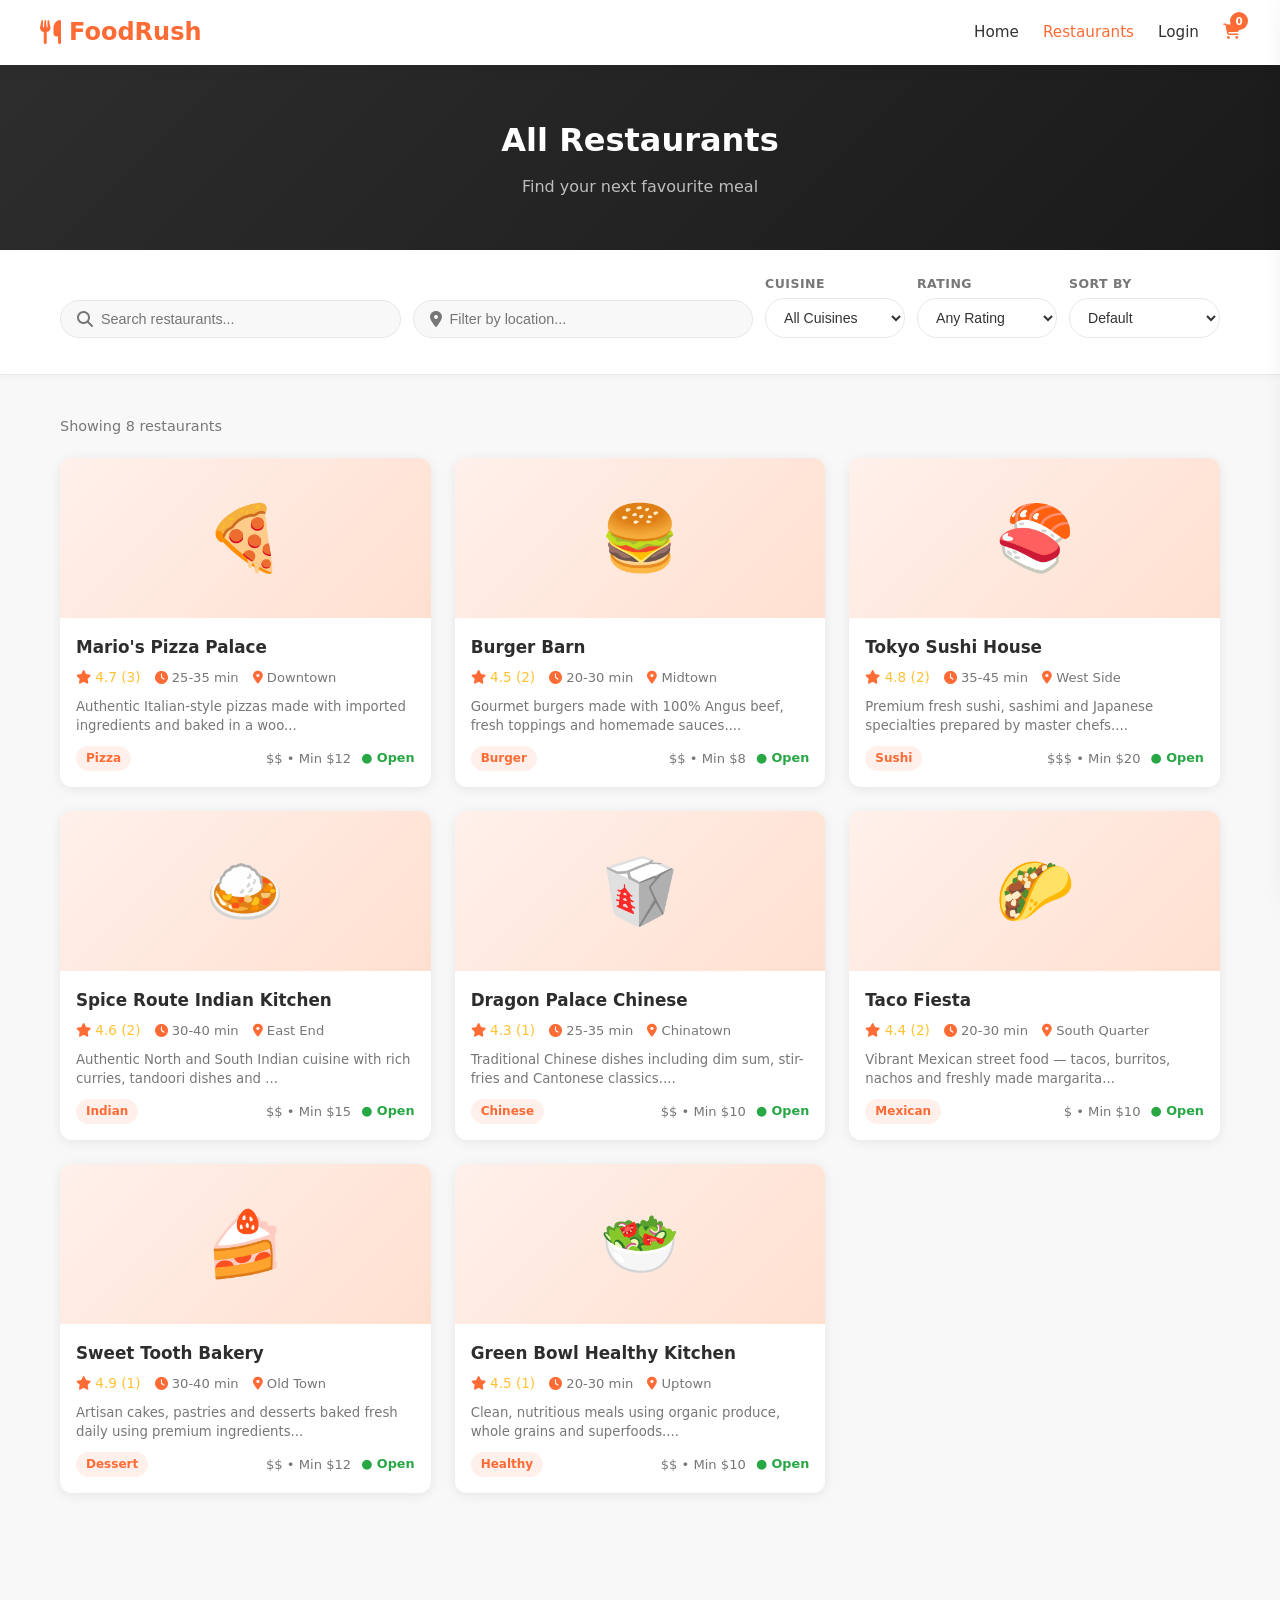
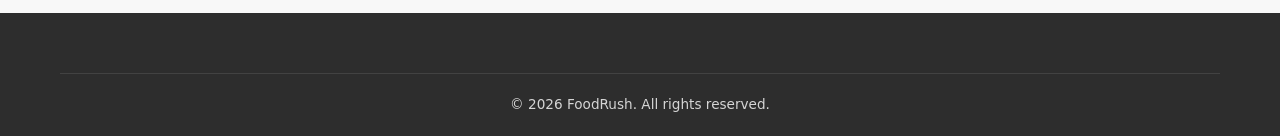
<file: restaurants.html>
<!DOCTYPE html>
<html lang="en">
<head>
  <meta charset="UTF-8" />
  <meta name="viewport" content="width=device-width, initial-scale=1.0" />
  <title>Restaurants - FoodRush</title>
  <link rel="stylesheet" href="css/style.css" />
  <link rel="stylesheet" href="css/restaurants.css" />
  <link rel="stylesheet" href="https://cdnjs.cloudflare.com/ajax/libs/font-awesome/6.5.0/css/all.min.css" />
</head>
<body>

  <nav class="navbar">
    <div class="nav-container">
      <a href="index.html" class="logo"><i class="fas fa-utensils"></i> FoodRush</a>
      <div class="nav-links">
        <a href="index.html">Home</a>
        <a href="restaurants.html" class="active">Restaurants</a>
        <a href="login.html" id="authLink">Login</a>
        <a href="#" id="cartBtn" class="cart-btn" onclick="toggleCart(event)">
          <i class="fas fa-shopping-cart"></i>
          <span class="cart-count" id="cartCount">0</span>
        </a>
      </div>
    </div>
  </nav>

  <!-- PAGE HEADER -->
  <div class="page-header">
    <div class="container">
      <h1>All Restaurants</h1>
      <p>Find your next favourite meal</p>
    </div>
  </div>

  <!-- FILTERS -->
  <section class="filters-section">
    <div class="container">
      <div class="filter-bar">
        <div class="search-filter">
          <i class="fas fa-search"></i>
          <input type="text" id="searchInput" placeholder="Search restaurants..." oninput="applyFilters()" />
        </div>
        <div class="location-filter">
          <i class="fas fa-map-marker-alt"></i>
          <input type="text" id="locationFilter" placeholder="Filter by location..." oninput="applyFilters()" />
        </div>
        <div class="filter-group">
          <label>Cuisine</label>
          <select id="cuisineFilter" onchange="applyFilters()">
            <option value="all">All Cuisines</option>
            <option value="Pizza">Pizza</option>
            <option value="Burger">Burger</option>
            <option value="Sushi">Sushi</option>
            <option value="Indian">Indian</option>
            <option value="Chinese">Chinese</option>
            <option value="Mexican">Mexican</option>
            <option value="Dessert">Dessert</option>
            <option value="Healthy">Healthy</option>
          </select>
        </div>
        <div class="filter-group">
          <label>Rating</label>
          <select id="ratingFilter" onchange="applyFilters()">
            <option value="0">Any Rating</option>
            <option value="4.5">4.5+</option>
            <option value="4">4.0+</option>
            <option value="3.5">3.5+</option>
          </select>
        </div>
        <div class="filter-group">
          <label>Sort By</label>
          <select id="sortFilter" onchange="applyFilters()">
            <option value="default">Default</option>
            <option value="rating">Highest Rated</option>
            <option value="delivery">Fastest Delivery</option>
            <option value="price">Lowest Price</option>
          </select>
        </div>
      </div>
      <div class="active-filters" id="activeFilters"></div>
    </div>
  </section>

  <!-- RESTAURANT GRID -->
  <section class="restaurants-section">
    <div class="container">
      <div class="results-count" id="resultsCount"></div>
      <div class="restaurant-grid" id="restaurantGrid"></div>
      <div class="no-results" id="noResults" style="display:none;">
        <i class="fas fa-search"></i>
        <h3>No restaurants found</h3>
        <p>Try adjusting your filters or search term.</p>
      </div>
    </div>
  </section>

  <!-- CART SIDEBAR -->
  <div class="cart-overlay" id="cartOverlay" onclick="toggleCart(event)"></div>
  <div class="cart-sidebar" id="cartSidebar">
    <div class="cart-header">
      <h3><i class="fas fa-shopping-cart"></i> Your Cart</h3>
      <button class="close-cart" onclick="toggleCart(event)"><i class="fas fa-times"></i></button>
    </div>
    <div class="cart-restaurant" id="cartRestaurantName"></div>
    <div class="cart-items" id="cartItems">
      <div class="cart-empty"><i class="fas fa-shopping-basket"></i><p>Your cart is empty</p></div>
    </div>
    <div class="cart-footer" id="cartFooter" style="display:none;">
      <div class="cart-total"><span>Subtotal</span><span id="cartSubtotal">$0.00</span></div>
      <div class="cart-total"><span>Delivery Fee</span><span>$2.99</span></div>
      <div class="cart-total grand"><span>Total</span><span id="cartGrandTotal">$2.99</span></div>
      <a href="checkout.html" class="btn-primary full-width">Proceed to Checkout</a>
    </div>
  </div>

  <footer class="footer">
    <div class="container">
      <div class="footer-bottom"><p>&copy; 2026 FoodRush. All rights reserved.</p></div>
    </div>
  </footer>

  <script src="js/data.js"></script>
  <script src="js/cart.js"></script>
  <script src="js/auth.js"></script>
  <script src="js/restaurants.js"></script>
</body>
</html>
</file>
<file: css/style.css>
/* ===== GLOBAL STYLES ===== */
*, *::before, *::after { box-sizing: border-box; margin: 0; padding: 0; }

:root {
  --primary: #ff6b35;
  --primary-dark: #e85520;
  --primary-light: #fff0eb;
  --secondary: #2d2d2d;
  --accent: #ffc233;
  --text: #333333;
  --text-light: #777777;
  --border: #e8e8e8;
  --bg: #f8f8f8;
  --white: #ffffff;
  --success: #28a745;
  --warning: #ffc107;
  --danger: #dc3545;
  --info: #17a2b8;
  --shadow: 0 2px 12px rgba(0,0,0,0.08);
  --shadow-hover: 0 8px 30px rgba(0,0,0,0.14);
  --radius: 12px;
  --radius-sm: 8px;
  --transition: all 0.25s ease;
}

html { scroll-behavior: smooth; }
body { font-family: 'Segoe UI', system-ui, -apple-system, sans-serif; color: var(--text); background: var(--bg); line-height: 1.6; }
a { text-decoration: none; color: inherit; }
img { max-width: 100%; }

.container { max-width: 1200px; margin: 0 auto; padding: 0 20px; }

/* BUTTONS */
.btn-primary {
  display: inline-block;
  background: var(--primary);
  color: white;
  padding: 12px 28px;
  border-radius: 50px;
  border: none;
  cursor: pointer;
  font-size: 0.95rem;
  font-weight: 600;
  transition: var(--transition);
  text-align: center;
}
.btn-primary:hover { background: var(--primary-dark); transform: translateY(-2px); box-shadow: 0 6px 20px rgba(255,107,53,0.35); }
.btn-outline {
  display: inline-block;
  background: transparent;
  color: var(--primary);
  padding: 11px 28px;
  border-radius: 50px;
  border: 2px solid var(--primary);
  cursor: pointer;
  font-size: 0.95rem;
  font-weight: 600;
  transition: var(--transition);
  text-align: center;
}
.btn-outline:hover { background: var(--primary); color: white; }
.full-width { width: 100%; display: block; }

/* NAVBAR */
.navbar {
  position: sticky;
  top: 0;
  background: white;
  box-shadow: 0 2px 15px rgba(0,0,0,0.08);
  z-index: 1000;
  padding: 0 20px;
}
.nav-container {
  max-width: 1200px;
  margin: 0 auto;
  display: flex;
  align-items: center;
  justify-content: space-between;
  height: 65px;
}
.logo {
  font-size: 1.5rem;
  font-weight: 800;
  color: var(--primary);
  display: flex;
  align-items: center;
  gap: 8px;
}
.nav-links { display: flex; align-items: center; gap: 24px; }
.nav-links a { color: var(--text); font-weight: 500; transition: var(--transition); font-size: 0.95rem; }
.nav-links a:hover, .nav-links a.active { color: var(--primary); }
.cart-btn { position: relative; font-size: 1.2rem; color: var(--primary) !important; }
.cart-count {
  position: absolute;
  top: -8px; right: -8px;
  background: var(--primary);
  color: white;
  font-size: 0.65rem;
  width: 18px; height: 18px;
  border-radius: 50%;
  display: flex; align-items: center; justify-content: center;
  font-weight: 700;
}

/* RESTAURANT CARDS */
.restaurant-grid { display: grid; grid-template-columns: repeat(auto-fill, minmax(280px, 1fr)); gap: 24px; }
.restaurant-card {
  background: white;
  border-radius: var(--radius);
  overflow: hidden;
  box-shadow: var(--shadow);
  transition: var(--transition);
  cursor: pointer;
}
.restaurant-card:hover { transform: translateY(-6px); box-shadow: var(--shadow-hover); }
.rest-img {
  height: 160px;
  display: flex;
  align-items: center;
  justify-content: center;
  font-size: 4rem;
  background: linear-gradient(135deg, #fff0eb, #ffe0d0);
}
.rest-body { padding: 16px; }
.rest-name { font-size: 1.05rem; font-weight: 700; margin-bottom: 6px; color: var(--secondary); }
.rest-meta { display: flex; align-items: center; gap: 14px; font-size: 0.82rem; color: var(--text-light); margin-bottom: 10px; flex-wrap: wrap; }
.rest-meta i { color: var(--primary); }
.rest-tag { background: var(--primary-light); color: var(--primary); padding: 3px 10px; border-radius: 20px; font-size: 0.75rem; font-weight: 600; display: inline-block; }
.rest-footer { display: flex; justify-content: space-between; align-items: center; margin-top: 10px; }
.rest-price { font-size: 0.82rem; color: var(--text-light); }
.rest-status-open { color: var(--success); font-size: 0.8rem; font-weight: 600; }
.rest-status-closed { color: var(--danger); font-size: 0.8rem; font-weight: 600; }
.star-rating { color: var(--accent); font-size: 0.85rem; }

/* SECTION HEADINGS */
section h2 { font-size: 1.6rem; font-weight: 800; color: var(--secondary); margin-bottom: 24px; text-align: center; }

/* CART SIDEBAR */
.cart-overlay {
  position: fixed; inset: 0;
  background: rgba(0,0,0,0.4);
  z-index: 1100;
  opacity: 0; visibility: hidden;
  transition: var(--transition);
}
.cart-overlay.active { opacity: 1; visibility: visible; }
.cart-sidebar {
  position: fixed;
  right: -420px; top: 0; bottom: 0;
  width: 400px;
  background: white;
  z-index: 1200;
  display: flex;
  flex-direction: column;
  box-shadow: -5px 0 30px rgba(0,0,0,0.15);
  transition: right 0.35s cubic-bezier(0.4,0,0.2,1);
}
.cart-sidebar.open { right: 0; }
.cart-header {
  display: flex; align-items: center; justify-content: space-between;
  padding: 20px;
  border-bottom: 1px solid var(--border);
  font-size: 1.1rem;
  font-weight: 700;
}
.close-cart { background: none; border: none; font-size: 1.1rem; cursor: pointer; color: var(--text-light); transition: var(--transition); }
.close-cart:hover { color: var(--primary); }
.cart-restaurant { padding: 10px 20px; font-size: 0.85rem; color: var(--text-light); background: var(--primary-light); }
.cart-items { flex: 1; overflow-y: auto; padding: 16px 20px; }
.cart-empty { display: flex; flex-direction: column; align-items: center; justify-content: center; height: 200px; color: var(--text-light); gap: 12px; }
.cart-empty i { font-size: 2.5rem; color: var(--border); }
.cart-item { display: flex; align-items: center; gap: 12px; padding: 12px 0; border-bottom: 1px solid var(--border); }
.cart-item-info { flex: 1; }
.cart-item-name { font-weight: 600; font-size: 0.9rem; }
.cart-item-price { color: var(--primary); font-weight: 700; font-size: 0.9rem; }
.cart-item-qty { display: flex; align-items: center; gap: 8px; }
.qty-btn {
  width: 28px; height: 28px;
  border-radius: 50%;
  border: 1.5px solid var(--primary);
  background: transparent;
  color: var(--primary);
  font-size: 1rem;
  cursor: pointer;
  display: flex; align-items: center; justify-content: center;
  transition: var(--transition);
}
.qty-btn:hover { background: var(--primary); color: white; }
.qty-num { font-weight: 700; font-size: 0.9rem; min-width: 20px; text-align: center; }
.cart-footer { padding: 16px 20px; border-top: 1px solid var(--border); }
.cart-total { display: flex; justify-content: space-between; padding: 6px 0; font-size: 0.9rem; color: var(--text-light); }
.cart-total.grand { font-weight: 800; font-size: 1rem; color: var(--secondary); border-top: 1px solid var(--border); padding-top: 10px; margin-top: 6px; }

/* PAGE HEADER */
.page-header {
  background: linear-gradient(135deg, var(--secondary), #1a1a1a);
  color: white;
  padding: 50px 20px;
  text-align: center;
}
.page-header h1 { font-size: 2rem; font-weight: 800; margin-bottom: 8px; }
.page-header p { color: rgba(255,255,255,0.7); }

/* FOOTER */
.footer { background: var(--secondary); color: rgba(255,255,255,0.8); padding: 60px 20px 0; margin-top: 80px; }
.footer-grid { display: grid; grid-template-columns: 2fr 1fr 1fr 1fr; gap: 40px; margin-bottom: 40px; }
.footer-brand h3 { font-size: 1.4rem; color: white; margin-bottom: 12px; }
.footer-brand p { font-size: 0.9rem; line-height: 1.7; }
.footer-links h4 { color: white; font-size: 0.95rem; margin-bottom: 14px; }
.footer-links a { display: block; font-size: 0.88rem; margin-bottom: 8px; transition: var(--transition); }
.footer-links a:hover { color: var(--primary); }
.social-links { display: flex; gap: 12px; margin-top: 16px; }
.social-links a { width: 36px; height: 36px; background: rgba(255,255,255,0.1); border-radius: 50%; display: flex; align-items: center; justify-content: center; transition: var(--transition); }
.social-links a:hover { background: var(--primary); color: white; }
.footer-bottom { border-top: 1px solid rgba(255,255,255,0.1); padding: 20px 0; text-align: center; font-size: 0.85rem; }

/* SUMMARY ROW */
.summary-row { display: flex; justify-content: space-between; padding: 6px 0; font-size: 0.9rem; color: var(--text-light); }
.summary-row.total { font-weight: 800; font-size: 1.05rem; color: var(--secondary); border-top: 2px solid var(--border); padding-top: 10px; margin-top: 6px; }
.summary-divider { border: none; border-top: 1px dashed var(--border); margin: 10px 0; }

/* TAGS */
.tag { background: var(--primary-light); color: var(--primary); padding: 4px 12px; border-radius: 20px; font-size: 0.8rem; font-weight: 600; }

/* FORM GROUPS */
.form-group { display: flex; flex-direction: column; gap: 6px; }
.form-group label { font-weight: 600; font-size: 0.88rem; color: var(--text); }
.form-group input,
.form-group select,
.form-group textarea {
  padding: 12px 14px;
  border: 1.5px solid var(--border);
  border-radius: var(--radius-sm);
  font-size: 0.92rem;
  color: var(--text);
  font-family: inherit;
  transition: var(--transition);
  background: white;
}
.form-group input:focus,
.form-group select:focus,
.form-group textarea:focus { outline: none; border-color: var(--primary); box-shadow: 0 0 0 3px rgba(255,107,53,0.12); }
.form-group textarea { resize: vertical; min-height: 90px; }

/* RESPONSIVE */
@media (max-width: 768px) {
  .footer-grid { grid-template-columns: 1fr 1fr; }
  .restaurant-grid { grid-template-columns: 1fr; }
  .cart-sidebar { width: 100%; right: -100%; }
}
@media (max-width: 480px) {
  .footer-grid { grid-template-columns: 1fr; }
  .nav-links a:not(.cart-btn):not(#authLink) { display: none; }
}
</file>
<file: css/home.css>
/* ===== HOME PAGE ===== */

/* HERO */
.hero {
  background: linear-gradient(135deg, #fff8f5 0%, #fff0e8 100%);
  padding: 80px 20px;
  display: flex;
  align-items: center;
  justify-content: space-between;
  max-width: 1200px;
  margin: 0 auto;
  gap: 40px;
}
.hero-content { flex: 1; max-width: 580px; }
.hero-content h1 { font-size: 3rem; font-weight: 900; color: var(--secondary); line-height: 1.2; margin-bottom: 16px; }
.hero-content h1 span { color: var(--primary); }
.hero-content p { font-size: 1.1rem; color: var(--text-light); margin-bottom: 32px; }

.hero-search {
  display: flex;
  gap: 10px;
  flex-wrap: wrap;
}
.location-input, .search-input {
  display: flex;
  align-items: center;
  gap: 10px;
  background: white;
  border: 1.5px solid var(--border);
  border-radius: 50px;
  padding: 10px 18px;
  flex: 1;
  min-width: 160px;
  box-shadow: var(--shadow);
}
.location-input i { color: var(--primary); }
.search-input i { color: var(--text-light); }
.location-input input,
.search-input input {
  border: none;
  outline: none;
  font-size: 0.92rem;
  width: 100%;
  color: var(--text);
}
.hero-search button {
  background: var(--primary);
  color: white;
  border: none;
  border-radius: 50px;
  padding: 12px 28px;
  font-weight: 700;
  cursor: pointer;
  font-size: 0.95rem;
  transition: var(--transition);
  white-space: nowrap;
}
.hero-search button:hover { background: var(--primary-dark); transform: translateY(-2px); box-shadow: 0 6px 20px rgba(255,107,53,0.3); }

.hero-visual { flex: 0 0 300px; }
.hero-blob {
  width: 280px;
  height: 280px;
  background: linear-gradient(135deg, var(--primary), var(--accent));
  border-radius: 60% 40% 50% 50% / 50% 60% 40% 50%;
  display: flex;
  align-items: center;
  justify-content: center;
  animation: blob 6s ease-in-out infinite;
}
.food-icons {
  display: grid;
  grid-template-columns: repeat(3, 1fr);
  gap: 10px;
  padding: 20px;
}
.food-icons span { font-size: 2.4rem; display: flex; align-items: center; justify-content: center; animation: float 3s ease-in-out infinite; }
.food-icons span:nth-child(2) { animation-delay: 0.5s; }
.food-icons span:nth-child(3) { animation-delay: 1s; }
.food-icons span:nth-child(4) { animation-delay: 1.5s; }
.food-icons span:nth-child(5) { animation-delay: 2s; }
.food-icons span:nth-child(6) { animation-delay: 2.5s; }

@keyframes blob {
  0%, 100% { border-radius: 60% 40% 50% 50% / 50% 60% 40% 50%; }
  50% { border-radius: 40% 60% 60% 40% / 60% 40% 60% 40%; }
}
@keyframes float {
  0%, 100% { transform: translateY(0); }
  50% { transform: translateY(-8px); }
}

/* CATEGORIES */
.categories { padding: 70px 20px; }
.category-grid { display: grid; grid-template-columns: repeat(8, 1fr); gap: 16px; }
.category-card {
  background: white;
  border-radius: var(--radius);
  padding: 20px 10px;
  text-align: center;
  cursor: pointer;
  box-shadow: var(--shadow);
  transition: var(--transition);
  border: 2px solid transparent;
}
.category-card:hover { transform: translateY(-5px); border-color: var(--primary); box-shadow: var(--shadow-hover); }
.category-card span:first-child { font-size: 2.2rem; display: block; margin-bottom: 8px; }
.category-card p { font-size: 0.8rem; font-weight: 600; color: var(--text); }

/* FEATURED */
.featured { padding: 70px 20px; background: white; }
.view-all { text-align: center; margin-top: 36px; }

/* HOW IT WORKS */
.how-it-works { padding: 80px 20px; background: linear-gradient(135deg, #fff8f5, #fff0e8); }
.steps { display: grid; grid-template-columns: repeat(4, 1fr); gap: 30px; margin-top: 40px; }
.step { text-align: center; padding: 30px 20px; }
.step-icon {
  width: 70px; height: 70px;
  background: var(--primary-light);
  color: var(--primary);
  border-radius: 50%;
  font-size: 1.6rem;
  display: flex; align-items: center; justify-content: center;
  margin: 0 auto 18px;
}
.step h3 { font-size: 1rem; font-weight: 700; margin-bottom: 8px; color: var(--secondary); }
.step p { font-size: 0.88rem; color: var(--text-light); }

/* RESPONSIVE */
@media (max-width: 1024px) {
  .category-grid { grid-template-columns: repeat(4, 1fr); }
  .steps { grid-template-columns: repeat(2, 1fr); }
}
@media (max-width: 768px) {
  .hero { flex-direction: column; padding: 50px 20px; text-align: center; }
  .hero-content h1 { font-size: 2.2rem; }
  .hero-visual { display: none; }
  .category-grid { grid-template-columns: repeat(4, 1fr); }
}
@media (max-width: 480px) {
  .category-grid { grid-template-columns: repeat(2, 1fr); }
  .steps { grid-template-columns: 1fr; }
  .hero-content h1 { font-size: 1.8rem; }
}
</file>
<file: css/dashboard.css>
/* ===== DASHBOARD (Owner & Admin) ===== */

.dashboard-body { display: flex; min-height: 100vh; background: #f4f6f9; }

/* SIDEBAR */
.sidebar {
  width: 250px;
  background: var(--secondary);
  color: white;
  display: flex;
  flex-direction: column;
  position: fixed;
  left: 0; top: 0; bottom: 0;
  z-index: 900;
  transition: transform 0.3s ease;
  overflow-y: auto;
}
.sidebar-logo {
  padding: 24px 20px;
  font-size: 1.3rem;
  font-weight: 800;
  color: var(--primary);
  border-bottom: 1px solid rgba(255,255,255,0.1);
}
.sidebar-nav { flex: 1; padding: 16px 0; }
.nav-item {
  display: flex;
  align-items: center;
  gap: 12px;
  padding: 13px 22px;
  color: rgba(255,255,255,0.7);
  font-size: 0.9rem;
  font-weight: 500;
  transition: var(--transition);
  border-left: 3px solid transparent;
}
.nav-item:hover { color: white; background: rgba(255,255,255,0.07); }
.nav-item.active { color: white; background: rgba(255,107,53,0.2); border-left-color: var(--primary); }
.nav-item i { width: 18px; text-align: center; }
.sidebar-footer { border-top: 1px solid rgba(255,255,255,0.1); padding: 12px 0; }
.logout { color: rgba(255,255,255,0.5) !important; }
.logout:hover { color: var(--danger) !important; background: rgba(220,53,69,0.1) !important; }

/* MAIN */
.dashboard-main { margin-left: 250px; flex: 1; display: flex; flex-direction: column; }

/* TOPBAR */
.topbar {
  background: white;
  padding: 0 28px;
  height: 64px;
  display: flex;
  align-items: center;
  gap: 16px;
  box-shadow: 0 1px 6px rgba(0,0,0,0.06);
  position: sticky; top: 0; z-index: 800;
}
.menu-toggle { display: none; background: none; border: none; font-size: 1.2rem; cursor: pointer; color: var(--text); }
.topbar h2 { font-size: 1.15rem; font-weight: 700; flex: 1; color: var(--secondary); }
.topbar-right { display: flex; align-items: center; gap: 14px; }
.topbar-user {
  display: flex; align-items: center; gap: 8px;
  background: var(--primary-light);
  color: var(--primary);
  padding: 8px 14px;
  border-radius: 20px;
  font-size: 0.85rem;
  font-weight: 600;
}
.admin-badge { background: #eef2ff; color: #4f46e5; }

/* SECTIONS */
.dash-section { display: none; padding: 28px; }
.dash-section.active { display: block; }

/* STATS */
.stats-grid { display: grid; grid-template-columns: repeat(4, 1fr); gap: 20px; margin-bottom: 28px; }
.stat-card {
  background: white;
  border-radius: var(--radius);
  padding: 22px;
  display: flex;
  align-items: center;
  gap: 16px;
  box-shadow: var(--shadow);
}
.stat-icon {
  width: 52px; height: 52px;
  border-radius: 12px;
  display: flex; align-items: center; justify-content: center;
  font-size: 1.3rem;
  color: white;
  flex-shrink: 0;
}
.stat-icon.orange { background: linear-gradient(135deg, #ff6b35, #ff8c42); }
.stat-icon.green  { background: linear-gradient(135deg, #28a745, #20c997); }
.stat-icon.blue   { background: linear-gradient(135deg, #007bff, #17a2b8); }
.stat-icon.red    { background: linear-gradient(135deg, #dc3545, #e83e8c); }
.stat-info h3 { font-size: 1.6rem; font-weight: 800; color: var(--secondary); }
.stat-info p { font-size: 0.82rem; color: var(--text-light); }

/* GRID */
.dash-grid { display: grid; grid-template-columns: 1fr 1fr; gap: 24px; }
.dash-card { background: white; border-radius: var(--radius); padding: 24px; box-shadow: var(--shadow); }
.dash-card h3 { font-size: 1rem; font-weight: 700; margin-bottom: 18px; color: var(--secondary); }

/* TABLES */
.table-wrap { overflow-x: auto; }
.dash-table { width: 100%; border-collapse: collapse; font-size: 0.88rem; }
.dash-table th { padding: 12px 14px; background: #f8f9fa; text-align: left; font-weight: 700; font-size: 0.78rem; text-transform: uppercase; letter-spacing: 0.5px; color: var(--text-light); border-bottom: 1px solid var(--border); }
.dash-table td { padding: 14px; border-bottom: 1px solid #f0f0f0; color: var(--text); vertical-align: middle; }
.dash-table tr:hover td { background: #fafafa; }
.dash-table tr:last-child td { border-bottom: none; }

/* STATUS BADGES */
.status-badge {
  padding: 4px 10px;
  border-radius: 20px;
  font-size: 0.74rem;
  font-weight: 700;
  display: inline-block;
  text-transform: capitalize;
}
.status-pending    { background: #fff3cd; color: #856404; }
.status-preparing  { background: #cff4fc; color: #055160; }
.status-out_for_delivery { background: #d1ecf1; color: #0c5460; }
.status-delivered  { background: #d4edda; color: #155724; }
.status-cancelled  { background: #f8d7da; color: #721c24; }
.status-approved   { background: #d4edda; color: #155724; }
.status-suspended  { background: #f8d7da; color: #721c24; }
.status-pending-approval { background: #fff3cd; color: #856404; }

/* SECTION HEADER */
.section-header { display: flex; align-items: center; justify-content: space-between; margin-bottom: 24px; }
.section-header h3 { font-size: 1.1rem; font-weight: 800; color: var(--secondary); }

/* ACTION BUTTONS */
.action-btn {
  padding: 6px 14px;
  border-radius: 6px;
  border: none;
  cursor: pointer;
  font-size: 0.8rem;
  font-weight: 600;
  margin-right: 6px;
  transition: var(--transition);
}
.action-btn.approve { background: var(--success); color: white; }
.action-btn.approve:hover { background: #1e7e34; }
.action-btn.reject, .action-btn.suspend { background: var(--danger); color: white; }
.action-btn.reject:hover { background: #bd2130; }
.action-btn.edit { background: var(--info); color: white; }
.action-btn.edit:hover { background: #117a8b; }
.action-btn.delete { background: #f8d7da; color: var(--danger); }
.action-btn.delete:hover { background: var(--danger); color: white; }

/* MODAL */
.modal-overlay {
  position: fixed; inset: 0;
  background: rgba(0,0,0,0.5);
  z-index: 2000;
  display: flex; align-items: center; justify-content: center;
}
.modal {
  background: white;
  border-radius: var(--radius);
  width: 90%; max-width: 500px;
  max-height: 90vh;
  overflow-y: auto;
  box-shadow: 0 20px 60px rgba(0,0,0,0.2);
}
.modal-header { display: flex; align-items: center; justify-content: space-between; padding: 20px 24px; border-bottom: 1px solid var(--border); }
.modal-header h3 { font-size: 1.1rem; font-weight: 700; }
.modal-header button { background: none; border: none; font-size: 1.1rem; cursor: pointer; color: var(--text-light); }
.modal-body { padding: 24px; }
.modal-body .form-group { margin-bottom: 16px; }
.modal-footer { padding: 16px 24px; border-top: 1px solid var(--border); display: flex; justify-content: flex-end; gap: 12px; }

/* SETTINGS */
.settings-card { background: white; border-radius: var(--radius); padding: 28px; box-shadow: var(--shadow); }
.settings-card .form-grid { margin-bottom: 24px; }
.dash-search { padding: 9px 14px; border: 1.5px solid var(--border); border-radius: 50px; font-size: 0.88rem; outline: none; min-width: 220px; }
.dash-search:focus { border-color: var(--primary); }

/* TOP ITEMS */
.top-item-row { display: flex; align-items: center; justify-content: space-between; padding: 10px 0; border-bottom: 1px solid #f0f0f0; }
.top-item-row:last-child { border-bottom: none; }
.top-item-name { font-size: 0.9rem; font-weight: 600; }
.top-item-count { font-size: 0.82rem; color: var(--text-light); }
.top-item-bar { height: 6px; background: var(--primary-light); border-radius: 3px; margin-top: 4px; }
.top-item-bar-fill { height: 100%; background: var(--primary); border-radius: 3px; }

/* MENU CATEGORY TABS */
.menu-categories-tabs { display: flex; gap: 8px; flex-wrap: wrap; margin-bottom: 20px; }
.menu-cat-tab {
  padding: 7px 16px;
  border-radius: 20px;
  border: 1.5px solid var(--border);
  background: white;
  font-size: 0.85rem;
  cursor: pointer;
  font-weight: 600;
  transition: var(--transition);
}
.menu-cat-tab.active { background: var(--primary); color: white; border-color: var(--primary); }

/* OWNER REVIEWS */
.owner-review-card { background: white; border-radius: var(--radius); padding: 18px; box-shadow: var(--shadow); margin-bottom: 14px; }

@media (max-width: 1024px) {
  .stats-grid { grid-template-columns: repeat(2, 1fr); }
  .dash-grid { grid-template-columns: 1fr; }
}
@media (max-width: 768px) {
  .sidebar { transform: translateX(-100%); }
  .sidebar.open { transform: translateX(0); }
  .dashboard-main { margin-left: 0; }
  .menu-toggle { display: block; }
  .stats-grid { grid-template-columns: repeat(2, 1fr); }
}
@media (max-width: 480px) {
  .stats-grid { grid-template-columns: 1fr; }
}
</file>
<file: css/admin.css>
/* ===== ADMIN SPECIFIC ===== */
.admin-sidebar { background: #1e1b4b; }
.admin-sidebar .sidebar-logo { color: #818cf8; }
.admin-sidebar .nav-item.active { background: rgba(129,140,248,0.15); border-left-color: #818cf8; }
.admin-sidebar .nav-item:hover { background: rgba(255,255,255,0.05); }

.admin-rest-card {
  background: white;
  border-radius: var(--radius);
  padding: 18px;
  display: flex;
  align-items: center;
  gap: 16px;
  box-shadow: var(--shadow);
  margin-bottom: 12px;
}
.admin-rest-emoji { font-size: 2.2rem; }
.admin-rest-info { flex: 1; }
.admin-rest-info h4 { font-weight: 700; margin-bottom: 4px; }
.admin-rest-info p { font-size: 0.82rem; color: var(--text-light); }
.admin-rest-actions { display: flex; gap: 8px; flex-wrap: wrap; }

.admin-review-card { background: white; border-radius: var(--radius); padding: 16px; box-shadow: var(--shadow); margin-bottom: 12px; }
.admin-review-header { display: flex; align-items: center; justify-content: space-between; margin-bottom: 8px; }
</file>
<file: css/checkout.css>
/* ===== CHECKOUT PAGE ===== */

.checkout-wrapper { padding: 40px 20px 80px; }
.checkout-header { display: flex; align-items: center; gap: 20px; margin-bottom: 32px; }
.checkout-header h1 { font-size: 1.8rem; font-weight: 800; }
.back-link { color: var(--text-light); font-size: 0.9rem; display: flex; align-items: center; gap: 6px; transition: var(--transition); }
.back-link:hover { color: var(--primary); }

.checkout-layout { display: grid; grid-template-columns: 1fr 380px; gap: 32px; align-items: start; }

/* FORM CARDS */
.form-card {
  background: white;
  border-radius: var(--radius);
  padding: 28px;
  box-shadow: var(--shadow);
  margin-bottom: 24px;
}
.form-card h2 { font-size: 1.1rem; font-weight: 800; margin-bottom: 22px; display: flex; align-items: center; gap: 10px; color: var(--secondary); }
.form-card h2 i { color: var(--primary); }
.form-grid { display: grid; grid-template-columns: 1fr 1fr; gap: 16px; }
.form-grid .full-span { grid-column: 1 / -1; }

/* PAYMENT */
.payment-methods { display: flex; flex-direction: column; gap: 12px; margin-bottom: 24px; }
.payment-option {
  display: flex; align-items: center; gap: 14px;
  padding: 16px 18px;
  border: 2px solid var(--border);
  border-radius: var(--radius-sm);
  cursor: pointer;
  transition: var(--transition);
  font-weight: 600;
  font-size: 0.92rem;
}
.payment-option input[type="radio"] { accent-color: var(--primary); }
.payment-option.active { border-color: var(--primary); background: var(--primary-light); color: var(--primary); }
.payment-option i { font-size: 1.2rem; color: var(--primary); }
.stripe-badge {
  margin-left: auto;
  background: #635bff;
  color: white;
  font-size: 0.72rem;
  padding: 2px 8px;
  border-radius: 4px;
  font-weight: 700;
}
.stripe-notice {
  background: #f0f0ff;
  border: 1px solid #635bff;
  color: #635bff;
  padding: 10px 14px;
  border-radius: var(--radius-sm);
  font-size: 0.85rem;
  margin-bottom: 18px;
  display: flex; align-items: center; gap: 8px;
}
.cash-notice {
  background: #fff8e1;
  border: 1px solid var(--warning);
  color: #856404;
  padding: 12px 16px;
  border-radius: var(--radius-sm);
  font-size: 0.88rem;
  display: flex; align-items: flex-start; gap: 10px;
}
.card-input-wrap { position: relative; }
.card-input-wrap input { padding-right: 80px; }
.card-icons {
  position: absolute; right: 14px; top: 50%; transform: translateY(-50%);
  display: flex; gap: 6px; font-size: 1.4rem;
}
.fa-cc-visa { color: #1a1f71; }
.fa-cc-mastercard { color: #eb001b; }

.place-order-btn {
  width: 100%;
  padding: 16px;
  font-size: 1.05rem;
  border-radius: var(--radius-sm);
}

/* ORDER SUMMARY */
.summary-card, .promo-card {
  background: white;
  border-radius: var(--radius);
  padding: 24px;
  box-shadow: var(--shadow);
  margin-bottom: 16px;
}
.summary-card h2 { font-size: 1.1rem; font-weight: 800; margin-bottom: 18px; }
.summary-restaurant { font-size: 0.88rem; color: var(--text-light); margin-bottom: 14px; font-weight: 600; }
.summary-items { display: flex; flex-direction: column; gap: 8px; margin-bottom: 8px; }
.summary-item { display: flex; justify-content: space-between; align-items: center; font-size: 0.88rem; }
.summary-item-name { color: var(--text); }
.summary-item-qty { color: var(--text-light); font-size: 0.82rem; }
.summary-item-price { font-weight: 700; color: var(--secondary); }

.promo-card label { font-size: 0.85rem; font-weight: 600; display: block; margin-bottom: 8px; }
.promo-input { display: flex; gap: 8px; }
.promo-input input { flex: 1; padding: 10px 14px; border: 1.5px solid var(--border); border-radius: var(--radius-sm); font-size: 0.88rem; outline: none; }
.promo-input input:focus { border-color: var(--primary); }
.promo-input button {
  background: var(--primary);
  color: white;
  border: none;
  border-radius: var(--radius-sm);
  padding: 10px 18px;
  cursor: pointer;
  font-weight: 700;
  font-size: 0.88rem;
}
.promo-msg { margin-top: 8px; font-size: 0.84rem; }
.promo-msg.success { color: var(--success); }
.promo-msg.error { color: var(--danger); }

@media (max-width: 900px) {
  .checkout-layout { grid-template-columns: 1fr; }
}
@media (max-width: 600px) {
  .form-grid { grid-template-columns: 1fr; }
  .form-grid .full-span { grid-column: 1; }
}
</file>
<file: css/menu.css>
/* ===== MENU PAGE ===== */

.restaurant-hero {
  background: linear-gradient(135deg, var(--secondary), #1a1a1a);
  color: white;
  padding: 50px 20px;
}
.restaurant-hero-content {
  max-width: 1200px;
  margin: 0 auto;
  display: flex;
  align-items: center;
  justify-content: space-between;
  gap: 30px;
}
.restaurant-info h1 { font-size: 2.2rem; font-weight: 900; margin-bottom: 14px; }
.restaurant-meta { display: flex; gap: 20px; flex-wrap: wrap; margin-bottom: 14px; }
.meta-item { display: flex; align-items: center; gap: 6px; font-size: 0.9rem; color: rgba(255,255,255,0.8); }
.meta-item i { color: var(--accent); }
.restaurant-info p { font-size: 0.95rem; color: rgba(255,255,255,0.7); max-width: 500px; }
.restaurant-badge { font-size: 6rem; }
.tag { background: var(--primary); color: white; }

/* MENU LAYOUT */
.menu-section { padding: 40px 20px; }
.menu-layout { display: grid; grid-template-columns: 260px 1fr; gap: 32px; align-items: start; }

/* SIDEBAR */
.menu-sidebar { position: sticky; top: 85px; }
.menu-sidebar h3 { font-size: 1rem; font-weight: 700; margin-bottom: 12px; color: var(--secondary); text-transform: uppercase; letter-spacing: 0.5px; }
.category-list { list-style: none; }
.category-list li {
  padding: 10px 14px;
  border-radius: var(--radius-sm);
  cursor: pointer;
  font-size: 0.9rem;
  font-weight: 500;
  transition: var(--transition);
  color: var(--text);
}
.category-list li:hover, .category-list li.active { background: var(--primary-light); color: var(--primary); font-weight: 700; }
.sidebar-reviews { margin-top: 30px; }
.see-all-reviews { color: var(--primary); font-size: 0.85rem; font-weight: 600; display: block; margin-top: 10px; }

/* MENU CONTENT */
.menu-search {
  display: flex; align-items: center; gap: 10px;
  background: white;
  border: 1.5px solid var(--border);
  border-radius: 50px;
  padding: 11px 18px;
  margin-bottom: 30px;
  box-shadow: var(--shadow);
}
.menu-search i { color: var(--text-light); }
.menu-search input { border: none; outline: none; font-size: 0.92rem; width: 100%; }

.menu-category-section { margin-bottom: 40px; }
.menu-category-title {
  font-size: 1.3rem; font-weight: 800;
  color: var(--secondary);
  padding-bottom: 12px;
  border-bottom: 2px solid var(--primary-light);
  margin-bottom: 20px;
}

.menu-items-grid { display: flex; flex-direction: column; gap: 14px; }
.menu-item {
  background: white;
  border-radius: var(--radius);
  padding: 18px;
  display: flex;
  align-items: center;
  gap: 18px;
  box-shadow: var(--shadow);
  transition: var(--transition);
  border: 2px solid transparent;
}
.menu-item:hover { border-color: var(--primary-light); box-shadow: var(--shadow-hover); }
.menu-item-emoji { font-size: 2.8rem; min-width: 60px; text-align: center; }
.menu-item-info { flex: 1; }
.menu-item-name { font-weight: 700; font-size: 1rem; margin-bottom: 4px; color: var(--secondary); }
.menu-item-desc { font-size: 0.85rem; color: var(--text-light); margin-bottom: 8px; }
.menu-item-tags { display: flex; gap: 6px; flex-wrap: wrap; }
.item-tag {
  padding: 2px 8px;
  border-radius: 10px;
  font-size: 0.72rem;
  font-weight: 600;
}
.item-tag.veg { background: #e8f5e9; color: #2e7d32; }
.item-tag.spicy { background: #fff3e0; color: #e65100; }
.item-tag.popular { background: #fff8e1; color: #f57f17; }
.menu-item-right { display: flex; flex-direction: column; align-items: flex-end; gap: 10px; }
.menu-item-price { font-size: 1.1rem; font-weight: 800; color: var(--primary); }
.add-to-cart-btn {
  background: var(--primary);
  color: white;
  border: none;
  border-radius: 50px;
  padding: 8px 20px;
  font-weight: 700;
  cursor: pointer;
  font-size: 0.88rem;
  transition: var(--transition);
  display: flex; align-items: center; gap: 6px;
}
.add-to-cart-btn:hover { background: var(--primary-dark); transform: scale(1.05); }
.item-qty-control { display: flex; align-items: center; gap: 8px; }

/* REVIEWS */
.reviews-section { padding: 60px 20px; background: white; }
.reviews-section h2 { text-align: left; margin-bottom: 30px; }
.reviews-layout { display: grid; grid-template-columns: 200px 1fr; gap: 40px; margin-bottom: 40px; }
.reviews-summary { text-align: center; }
.big-rating { font-size: 3.5rem; font-weight: 900; color: var(--secondary); }
.big-rating span { font-size: 1rem; font-weight: 400; color: var(--text-light); display: block; }
.rating-bars { margin-top: 16px; }
.rating-bar-row { display: flex; align-items: center; gap: 8px; margin-bottom: 8px; }
.rating-bar-row span { font-size: 0.8rem; min-width: 20px; }
.rating-bar-bg { flex: 1; height: 8px; background: var(--border); border-radius: 4px; }
.rating-bar-fill { height: 100%; background: var(--accent); border-radius: 4px; transition: width 0.6s ease; }
.review-card { background: var(--bg); border-radius: var(--radius); padding: 18px; margin-bottom: 16px; }
.review-header { display: flex; align-items: center; justify-content: space-between; margin-bottom: 8px; }
.reviewer-name { font-weight: 700; font-size: 0.95rem; }
.review-date { font-size: 0.8rem; color: var(--text-light); }
.review-stars { color: var(--accent); font-size: 0.9rem; margin-bottom: 8px; }
.review-text { font-size: 0.88rem; color: var(--text); }

/* ADD REVIEW */
.add-review { background: var(--bg); border-radius: var(--radius); padding: 30px; margin-top: 30px; }
.add-review h3 { margin-bottom: 16px; }
.star-select { display: flex; gap: 8px; margin-bottom: 14px; }
.star-select i { font-size: 1.5rem; color: var(--border); cursor: pointer; transition: var(--transition); }
.star-select i.selected, .star-select i:hover { color: var(--accent); }
.add-review textarea { width: 100%; padding: 12px; border: 1.5px solid var(--border); border-radius: var(--radius-sm); font-family: inherit; font-size: 0.9rem; margin-bottom: 14px; resize: vertical; min-height: 100px; }
.add-review textarea:focus { outline: none; border-color: var(--primary); }

@media (max-width: 900px) {
  .menu-layout { grid-template-columns: 1fr; }
  .menu-sidebar { position: static; }
  .reviews-layout { grid-template-columns: 1fr; }
}
@media (max-width: 600px) {
  .menu-item { flex-wrap: wrap; }
  .menu-item-emoji { min-width: 40px; font-size: 2rem; }
}
</file>
<file: css/confirmation.css>
/* ===== ORDER CONFIRMATION ===== */

.confirmation-wrapper { padding: 50px 20px 80px; }

.success-banner {
  text-align: center;
  padding: 50px 20px;
  margin-bottom: 40px;
}
.success-circle {
  width: 90px; height: 90px;
  background: linear-gradient(135deg, var(--success), #20c997);
  border-radius: 50%;
  display: flex; align-items: center; justify-content: center;
  font-size: 2.5rem;
  color: white;
  margin: 0 auto 20px;
  animation: pop 0.5s cubic-bezier(0.175, 0.885, 0.32, 1.275);
  box-shadow: 0 10px 30px rgba(40,167,69,0.3);
}
@keyframes pop {
  0% { transform: scale(0); opacity: 0; }
  100% { transform: scale(1); opacity: 1; }
}
.success-banner h1 { font-size: 2rem; font-weight: 900; color: var(--secondary); margin-bottom: 10px; }
.success-banner p { color: var(--text-light); font-size: 1rem; margin-bottom: 16px; }
.order-id { background: var(--primary-light); color: var(--primary); padding: 8px 20px; border-radius: 20px; display: inline-block; font-size: 0.9rem; font-weight: 700; }

/* TRACKING CARD */
.tracking-card {
  background: white;
  border-radius: var(--radius);
  padding: 32px;
  box-shadow: var(--shadow);
  margin-bottom: 24px;
}
.tracking-card h2 { font-size: 1.1rem; font-weight: 800; margin-bottom: 30px; display: flex; align-items: center; gap: 10px; }
.tracking-card h2 i { color: var(--primary); }
.tracking-steps { display: flex; align-items: center; justify-content: space-between; flex-wrap: wrap; gap: 10px; }
.track-step { display: flex; flex-direction: column; align-items: center; gap: 10px; flex: 1; min-width: 100px; opacity: 0.4; transition: all 0.5s ease; }
.track-step.active { opacity: 1; }
.track-step.completed { opacity: 1; }
.track-icon {
  width: 56px; height: 56px;
  border-radius: 50%;
  background: var(--bg);
  border: 2px solid var(--border);
  display: flex; align-items: center; justify-content: center;
  font-size: 1.2rem;
  color: var(--text-light);
  transition: var(--transition);
}
.track-step.active .track-icon { background: var(--primary-light); border-color: var(--primary); color: var(--primary); }
.track-step.completed .track-icon { background: var(--success); border-color: var(--success); color: white; }
.track-info { text-align: center; }
.track-info h4 { font-size: 0.85rem; font-weight: 700; color: var(--secondary); margin-bottom: 4px; }
.track-info p { font-size: 0.78rem; color: var(--text-light); }
.track-connector { flex: 1; height: 2px; background: var(--border); min-width: 30px; }
.track-connector.active { background: var(--primary); }
.estimated-time { margin-top: 24px; text-align: center; color: var(--text-light); font-size: 0.9rem; display: flex; align-items: center; justify-content: center; gap: 8px; }
.estimated-time i { color: var(--primary); }
.estimated-time strong { color: var(--secondary); }

/* ORDER DETAILS CARD */
.order-details-card {
  background: white;
  border-radius: var(--radius);
  padding: 32px;
  box-shadow: var(--shadow);
  margin-bottom: 24px;
}
.order-details-card h2 { font-size: 1.1rem; font-weight: 800; margin-bottom: 24px; }
.details-grid { display: grid; grid-template-columns: repeat(4, 1fr); gap: 20px; margin-bottom: 30px; padding-bottom: 24px; border-bottom: 1px dashed var(--border); }
.detail-block h4 { font-size: 0.8rem; text-transform: uppercase; letter-spacing: 0.5px; color: var(--text-light); margin-bottom: 6px; }
.detail-block p { font-size: 0.9rem; font-weight: 600; color: var(--secondary); }
.ordered-items h4 { font-weight: 700; margin-bottom: 14px; }
.order-item-row { display: flex; justify-content: space-between; padding: 8px 0; border-bottom: 1px solid var(--bg); font-size: 0.9rem; }
.order-item-row span:first-child { color: var(--text); }
.order-item-row span:last-child { font-weight: 700; color: var(--secondary); }

.confirmation-actions { display: flex; gap: 16px; justify-content: center; margin-top: 40px; }

@media (max-width: 768px) {
  .tracking-steps { flex-direction: column; align-items: flex-start; }
  .track-connector { width: 2px; height: 30px; min-width: auto; }
  .details-grid { grid-template-columns: repeat(2, 1fr); }
}
@media (max-width: 480px) {
  .details-grid { grid-template-columns: 1fr; }
  .confirmation-actions { flex-direction: column; }
}
</file>
<file: css/restaurants.css>
/* ===== RESTAURANTS PAGE ===== */

.filters-section { background: white; padding: 24px 20px; border-bottom: 1px solid var(--border); box-shadow: 0 2px 8px rgba(0,0,0,0.04); }
.filter-bar { display: flex; gap: 12px; flex-wrap: wrap; align-items: flex-end; }

.search-filter, .location-filter {
  display: flex; align-items: center; gap: 8px;
  background: var(--bg);
  border: 1.5px solid var(--border);
  border-radius: 50px;
  padding: 10px 16px;
  flex: 1; min-width: 200px;
  transition: var(--transition);
}
.search-filter:focus-within, .location-filter:focus-within { border-color: var(--primary); background: white; }
.search-filter i, .location-filter i { color: var(--text-light); }
.search-filter input, .location-filter input { border: none; outline: none; background: none; font-size: 0.9rem; width: 100%; }

.filter-group { display: flex; flex-direction: column; gap: 4px; }
.filter-group label { font-size: 0.78rem; font-weight: 600; color: var(--text-light); text-transform: uppercase; letter-spacing: 0.5px; }
.filter-group select {
  padding: 10px 14px;
  border: 1.5px solid var(--border);
  border-radius: 50px;
  background: white;
  font-size: 0.88rem;
  color: var(--text);
  cursor: pointer;
  outline: none;
  transition: var(--transition);
  min-width: 140px;
}
.filter-group select:focus { border-color: var(--primary); }

.active-filters { display: flex; gap: 8px; flex-wrap: wrap; margin-top: 12px; }
.active-filter-tag {
  background: var(--primary-light);
  color: var(--primary);
  padding: 4px 12px;
  border-radius: 20px;
  font-size: 0.8rem;
  font-weight: 600;
  display: flex; align-items: center; gap: 6px;
}
.active-filter-tag button { background: none; border: none; cursor: pointer; color: var(--primary); font-size: 0.9rem; padding: 0; }

.restaurants-section { padding: 40px 20px; }
.results-count { color: var(--text-light); font-size: 0.9rem; margin-bottom: 20px; }

.no-results {
  text-align: center;
  padding: 80px 20px;
  color: var(--text-light);
}
.no-results i { font-size: 3rem; margin-bottom: 16px; color: var(--border); }
.no-results h3 { font-size: 1.3rem; color: var(--text); margin-bottom: 8px; }

@media (max-width: 768px) {
  .filter-bar { flex-direction: column; }
  .search-filter, .location-filter { min-width: 100%; }
}
</file>
